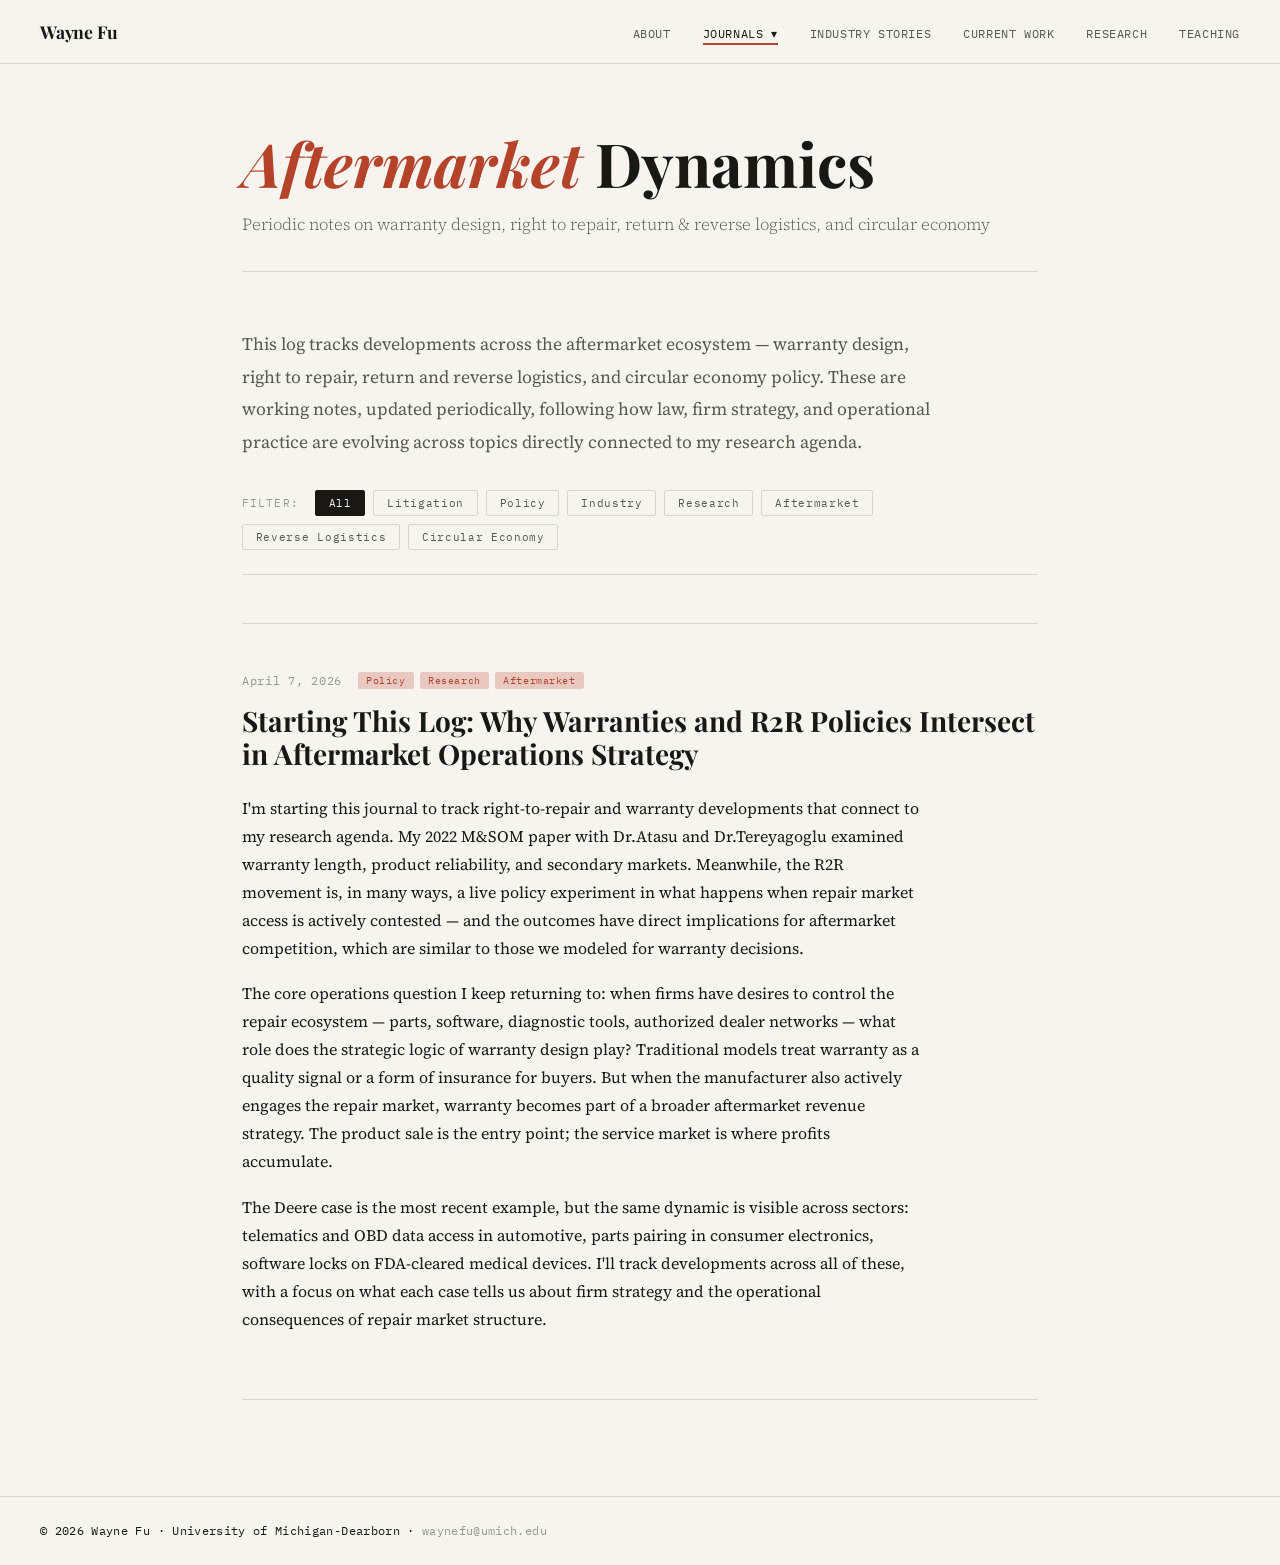
<file: journal.html>
<!DOCTYPE html>
<html lang="en">
<head>
  <meta charset="UTF-8" />
  <meta name="viewport" content="width=device-width, initial-scale=1.0"/>
  <title>Journal: Aftermarket Dynamics — Wayne Fu</title>
  <link rel="preconnect" href="https://fonts.googleapis.com">
  <link href="https://fonts.googleapis.com/css2?family=Playfair+Display:ital,wght@0,400;0,700;1,400&family=IBM+Plex+Mono:wght@400;500&family=Source+Serif+4:wght@300;400;600&display=swap" rel="stylesheet">
  <link rel="stylesheet" href="style.css">
</head>
<body>

  <nav class="nav">
    <div class="nav-name"><a href="index.html">Wayne Fu</a></div>
    <ul class="nav-links">
      <li><a href="index.html">About</a></li>
      <li class="nav-dropdown">
        <span class="nav-dropdown-label active">Journals ▾</span>
        <ul class="dropdown-menu">
          <li><a href="journal.html" class="active">Aftermarket Dynamics</a></li>
          <li><a href="journal2.html">Chemical Use</a></li>
        </ul>
      </li>
      <li><a href="industry.html">Industry Stories</a></li>
      <li><a href="work.html">Current Work</a></li>
      <li><a href="research.html">Research</a></li>
      <li><a href="teaching.html">Teaching</a></li>
    </ul>
    <button class="nav-toggle" onclick="toggleNav()">☰</button>
  </nav>

  <main class="page-inner">

    <div class="page-header">
      <h1><em>Aftermarket</em> Dynamics</h1>
      <p class="page-subtitle">Periodic notes on warranty design, right to repair, return &amp; reverse logistics, and circular economy</p>
    </div>

    <section class="journal-intro">
      <p class="lead">This log tracks developments across the aftermarket ecosystem — warranty design, right to repair, return and reverse logistics, and circular economy policy. These are working notes, updated periodically, following how law, firm strategy, and operational practice are evolving across topics directly connected to my research agenda.</p>
    </section>

    <div class="journal-filters">
      <span class="filter-label">Filter:</span>
      <button class="tag-btn active" onclick="filterEntries('all', event)">All</button>
      <button class="tag-btn" onclick="filterEntries('litigation', event)">Litigation</button>
      <button class="tag-btn" onclick="filterEntries('policy', event)">Policy</button>
      <button class="tag-btn" onclick="filterEntries('industry', event)">Industry</button>
      <button class="tag-btn" onclick="filterEntries('research', event)">Research</button>
      <button class="tag-btn" onclick="filterEntries('aftermarket', event)">Aftermarket</button>
      <button class="tag-btn" onclick="filterEntries('reverse-logistics', event)">Reverse Logistics</button>
      <button class="tag-btn" onclick="filterEntries('circular-economy', event)">Circular Economy</button>
    </div>

    <section class="journal-entries">

      <!-- ENTRY TEMPLATE: copy an <article> block, paste above existing entries, update date/tags/content. Filter tokens for data-tags: litigation, policy, industry, research. -->

      <article class="journal-entry" data-tags="policy research aftermarket">
        <div class="entry-meta">
          <span class="entry-date">April 7, 2026</span>
          <div class="entry-tags"><span>Policy</span><span>Research</span><span>Aftermarket</span></div>
        </div>
        <h2 class="entry-title">Starting This Log: Why Warranties and R2R Policies Intersect in Aftermarket Operations Strategy</h2>
        <div class="entry-body">
          <p>I'm starting this journal to track right-to-repair and warranty developments that connect to my research agenda. My 2022 M&amp;SOM paper with Dr.Atasu and Dr.Tereyagoglu examined warranty length, product reliability, and secondary markets. Meanwhile, the R2R movement is, in many ways, a live policy experiment in what happens when repair market access is actively contested — and the outcomes have direct implications for aftermarket competition, which are similar to those we modeled for warranty decisions.</p>

          <p>The core operations question I keep returning to: when firms have desires to control the repair ecosystem — parts, software, diagnostic tools, authorized dealer networks — what role does the strategic logic of warranty design play? Traditional models treat warranty as a quality signal or a form of insurance for buyers. But when the manufacturer also actively engages the repair market, warranty becomes part of a broader aftermarket revenue strategy. The product sale is the entry point; the service market is where profits accumulate.</p>

          <p>The Deere case is the most recent example, but the same dynamic is visible across sectors: telematics and OBD data access in automotive, parts pairing in consumer electronics, software locks on FDA-cleared medical devices. I'll track developments across all of these, with a focus on what each case tells us about firm strategy and the operational consequences of repair market structure.</p>
        </div>
      </article>

    </section>

  </main>

  <footer class="footer">
    <p>© 2026 Wayne Fu · University of Michigan-Dearborn · <a href="mailto:waynefu@umich.edu">waynefu@umich.edu</a></p>
  </footer>

  <script src="nav.js"></script>
  <script>
    function filterEntries(tag, event) {
      const entries = document.querySelectorAll('.journal-entry');
      document.querySelectorAll('.tag-btn').forEach(b => b.classList.remove('active'));
      if (event && event.target) event.target.classList.add('active');
      entries.forEach(e => {
        e.style.display = (tag === 'all' || e.dataset.tags.includes(tag)) ? 'block' : 'none';
      });
    }
  </script>
</body>
</file>
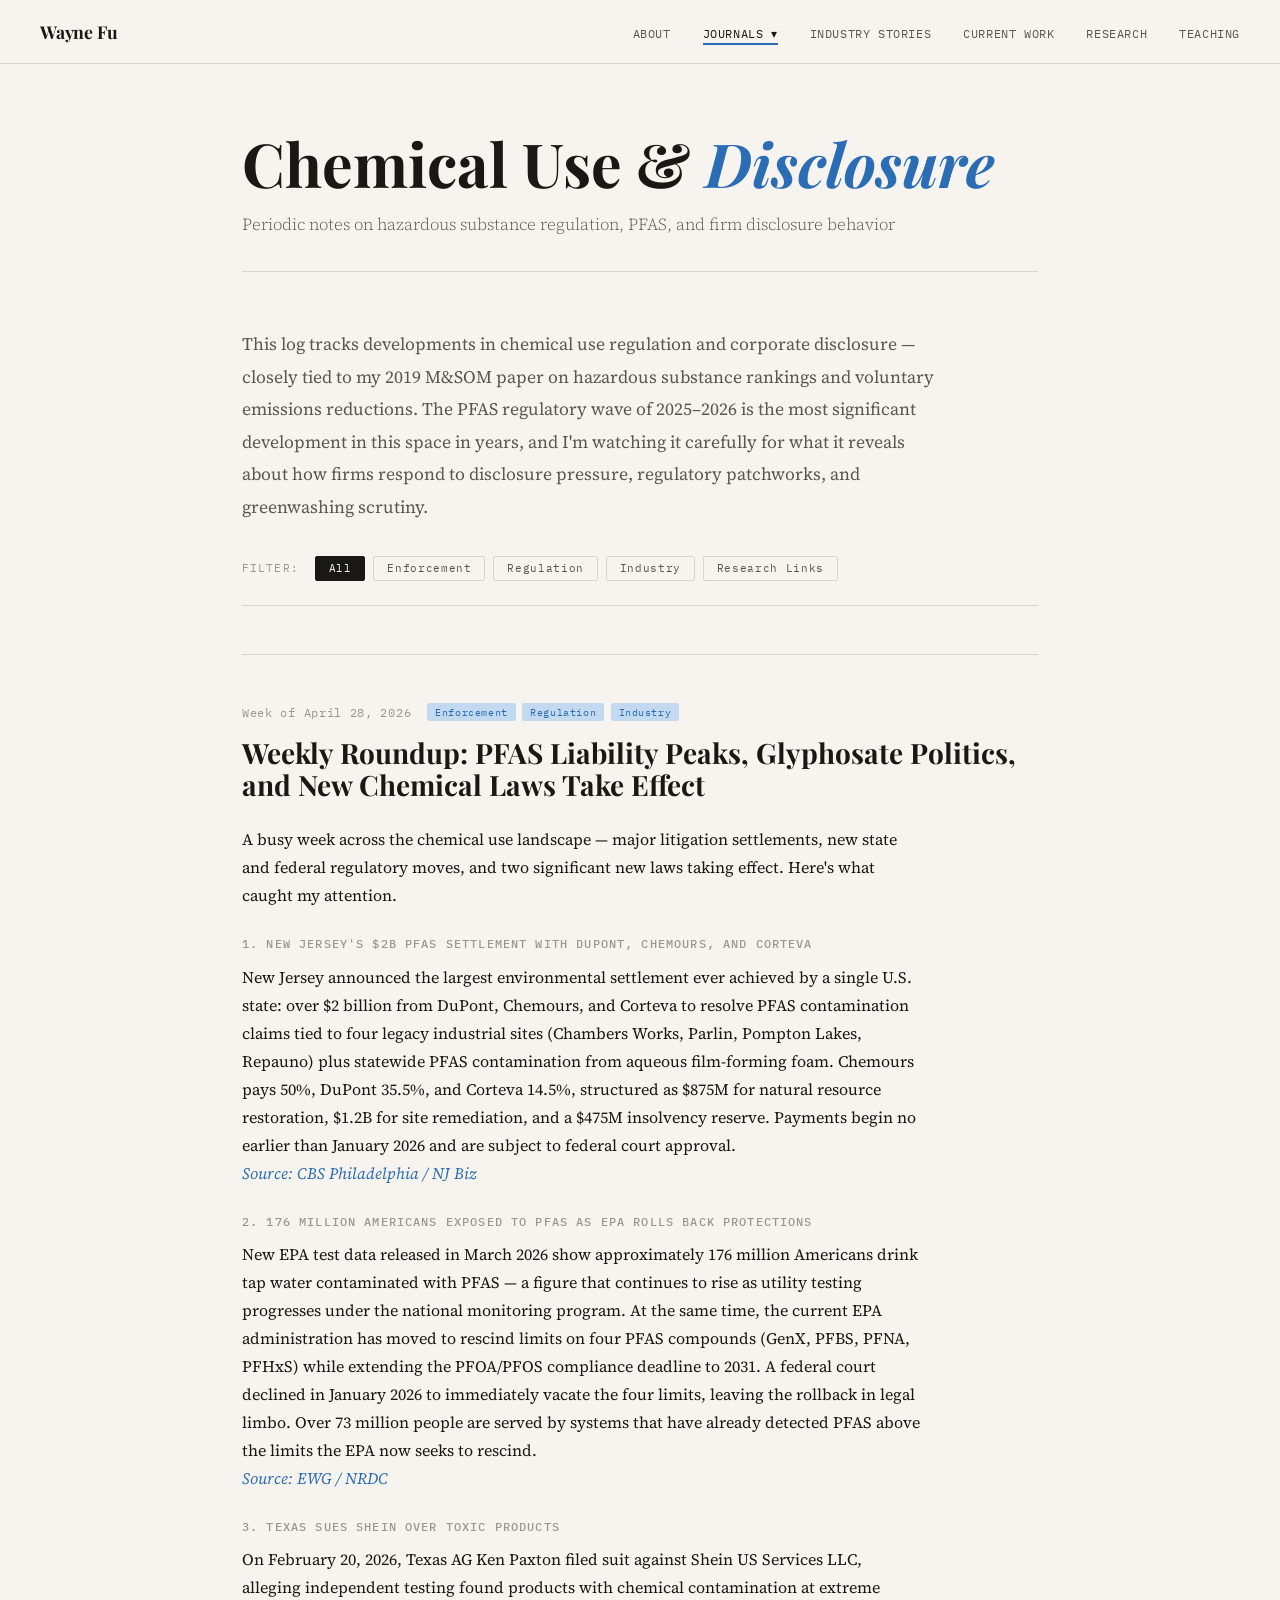
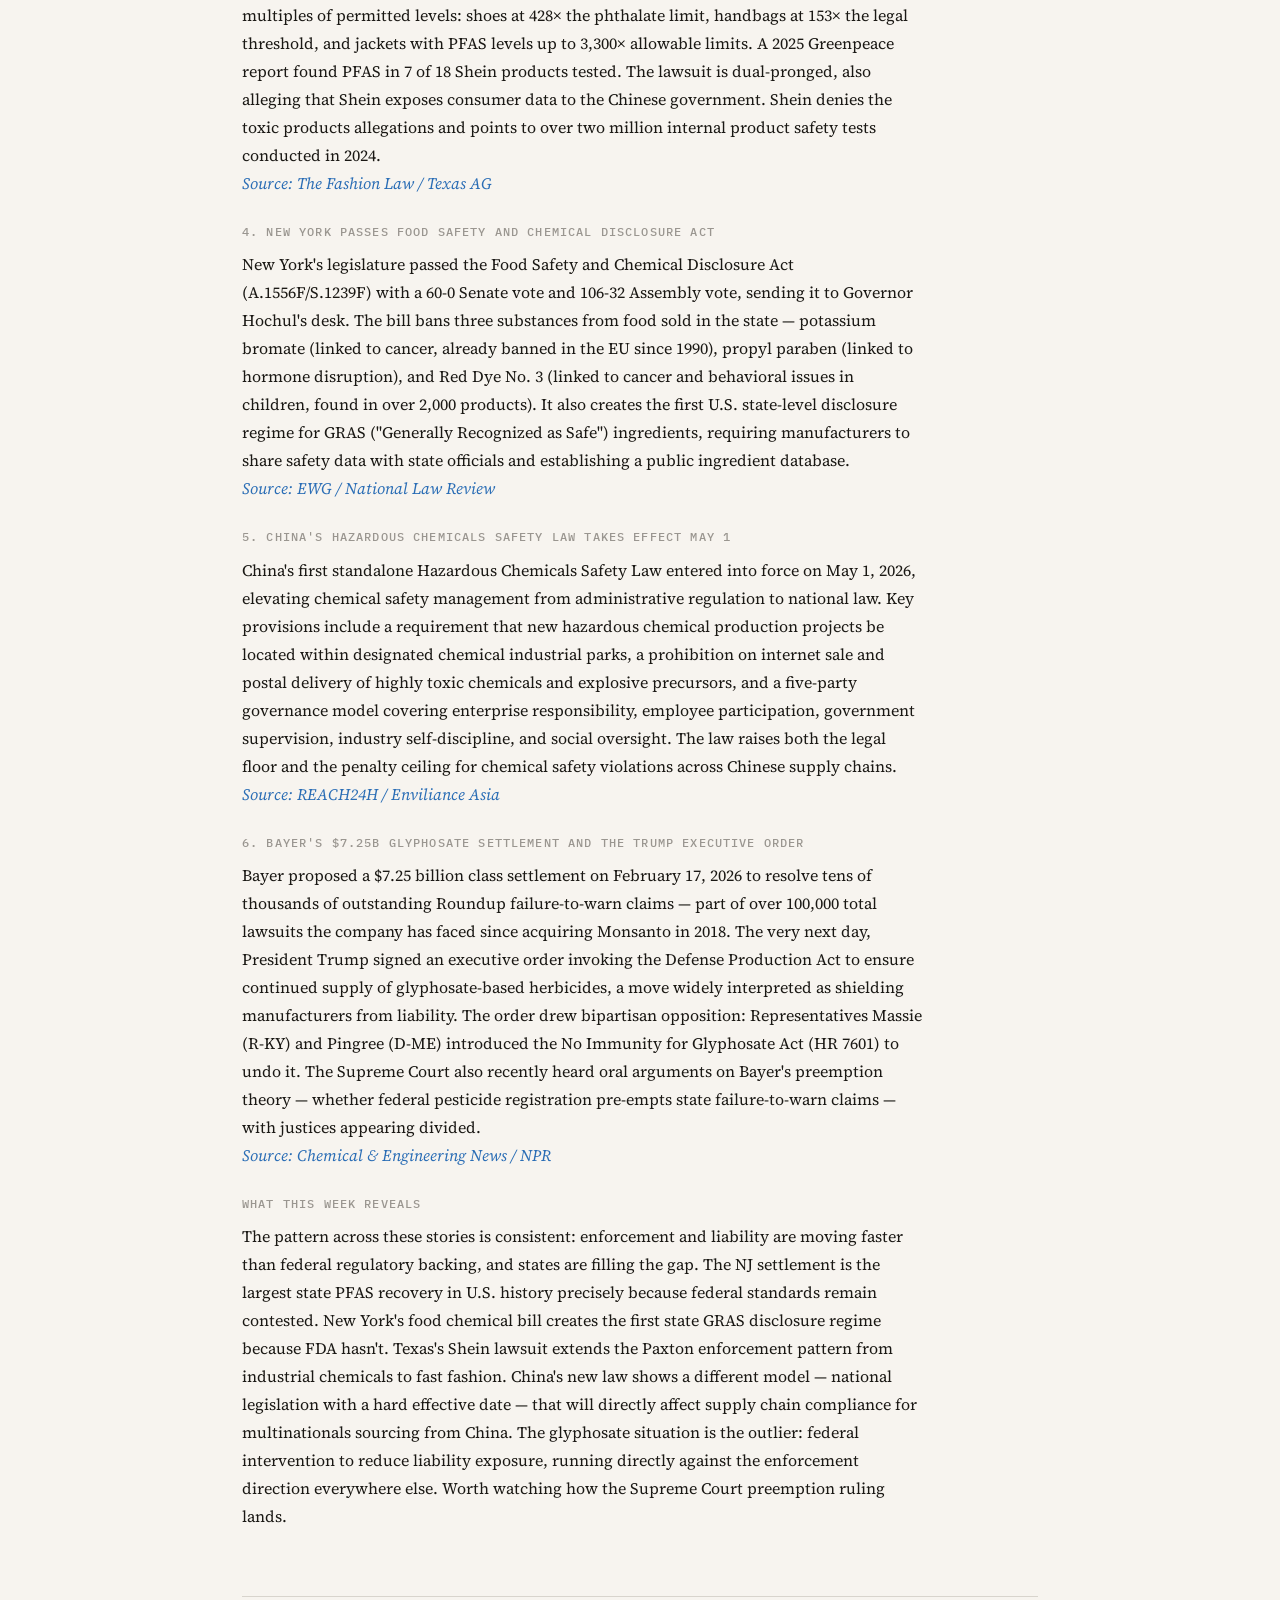
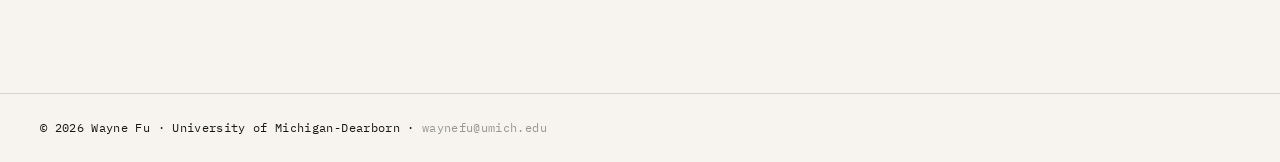
<file: journal2.html>
<!DOCTYPE html>
<html lang="en">
<head>
  <meta charset="UTF-8" />
  <meta name="viewport" content="width=device-width, initial-scale=1.0"/>
  <title>Journal: Chemical Use — Wayne Fu</title>
  <link rel="preconnect" href="https://fonts.googleapis.com">
  <link href="https://fonts.googleapis.com/css2?family=Playfair+Display:ital,wght@0,400;0,700;1,400&family=IBM+Plex+Mono:wght@400;500&family=Source+Serif+4:wght@300;400;600&display=swap" rel="stylesheet">
  <link rel="stylesheet" href="style.css">
  <style>
    :root {
      --accent: #2a6db5;
      --accent-light: #c2d9f0;
    }
  </style>
</head>
<body>

  <nav class="nav">
    <div class="nav-name"><a href="index.html">Wayne Fu</a></div>
    <ul class="nav-links">
      <li><a href="index.html">About</a></li>
      <li class="nav-dropdown">
        <span class="nav-dropdown-label active">Journals ▾</span>
        <ul class="dropdown-menu">
          <li><a href="journal.html">Aftermarket Dynamics</a></li>
          <li><a href="journal2.html" class="active">Chemical Use</a></li>
        </ul>
      </li>
      <li><a href="industry.html">Industry Stories</a></li>
      <li><a href="work.html">Current Work</a></li>
      <li><a href="research.html">Research</a></li>
      <li><a href="teaching.html">Teaching</a></li>
    </ul>
    <button class="nav-toggle" onclick="toggleNav()">☰</button>
  </nav>

  <main class="page-inner">

    <div class="page-header">
      <h1>Chemical Use &amp; <em>Disclosure</em></h1>
      <p class="page-subtitle">Periodic notes on hazardous substance regulation, PFAS, and firm disclosure behavior</p>
    </div>

    <section class="journal-intro">
      <p class="lead">This log tracks developments in chemical use regulation and corporate disclosure — closely tied to my 2019 M&SOM paper on hazardous substance rankings and voluntary emissions reductions. The PFAS regulatory wave of 2025–2026 is the most significant development in this space in years, and I'm watching it carefully for what it reveals about how firms respond to disclosure pressure, regulatory patchworks, and greenwashing scrutiny.</p>
    </section>

    <div class="journal-filters">
      <span class="filter-label">Filter:</span>
      <button class="tag-btn active" onclick="filterEntries('all', event)">All</button>
      <button class="tag-btn" onclick="filterEntries('enforcement', event)">Enforcement</button>
      <button class="tag-btn" onclick="filterEntries('regulation', event)">Regulation</button>
      <button class="tag-btn" onclick="filterEntries('industry', event)">Industry</button>
      <button class="tag-btn" onclick="filterEntries('research', event)">Research Links</button>
    </div>

    <section class="journal-entries">

      <article class="journal-entry" data-tags="enforcement regulation industry">
        <div class="entry-meta">
          <span class="entry-date">Week of April 28, 2026</span>
          <div class="entry-tags"><span>Enforcement</span><span>Regulation</span><span>Industry</span></div>
        </div>
        <h2 class="entry-title">Weekly Roundup: PFAS Liability Peaks, Glyphosate Politics, and New Chemical Laws Take Effect</h2>
        <div class="entry-body">
          <p>A busy week across the chemical use landscape — major litigation settlements, new state and federal regulatory moves, and two significant new laws taking effect. Here's what caught my attention.</p>

          <h3>1. New Jersey's $2B PFAS Settlement with DuPont, Chemours, and Corteva</h3>
          <p>New Jersey announced the largest environmental settlement ever achieved by a single U.S. state: over $2 billion from DuPont, Chemours, and Corteva to resolve PFAS contamination claims tied to four legacy industrial sites (Chambers Works, Parlin, Pompton Lakes, Repauno) plus statewide PFAS contamination from aqueous film-forming foam. Chemours pays 50%, DuPont 35.5%, and Corteva 14.5%, structured as $875M for natural resource restoration, $1.2B for site remediation, and a $475M insolvency reserve. Payments begin no earlier than January 2026 and are subject to federal court approval.
          <br><em>Source: <a href="https://www.cbsnews.com/philadelphia/news/dupont-pfas-settlement-chemours-corteva-new-jersey-repauno-parlin/" target="_blank">CBS Philadelphia</a> / <a href="https://njbiz.com/dupont-pfas-settlement-largest-nj-us-history/" target="_blank">NJ Biz</a></em></p>

          <h3>2. 176 Million Americans Exposed to PFAS as EPA Rolls Back Protections</h3>
          <p>New EPA test data released in March 2026 show approximately 176 million Americans drink tap water contaminated with PFAS — a figure that continues to rise as utility testing progresses under the national monitoring program. At the same time, the current EPA administration has moved to rescind limits on four PFAS compounds (GenX, PFBS, PFNA, PFHxS) while extending the PFOA/PFOS compliance deadline to 2031. A federal court declined in January 2026 to immediately vacate the four limits, leaving the rollback in legal limbo. Over 73 million people are served by systems that have already detected PFAS above the limits the EPA now seeks to rescind.
          <br><em>Source: <a href="https://www.ewg.org/news-insights/news-release/2026/03/new-data-shows-176m-exposed-forever-chemicals-trump-epa-rolls" target="_blank">EWG</a> / <a href="https://www.nrdc.org/press-releases/epa-seeks-roll-back-pfas-drinking-water-rules-keeping-millions-exposed-toxic-forever" target="_blank">NRDC</a></em></p>

          <h3>3. Texas Sues Shein Over Toxic Products</h3>
          <p>On February 20, 2026, Texas AG Ken Paxton filed suit against Shein US Services LLC, alleging independent testing found products with chemical contamination at extreme multiples of permitted levels: shoes at 428× the phthalate limit, handbags at 153× the legal threshold, and jackets with PFAS levels up to 3,300× allowable limits. A 2025 Greenpeace report found PFAS in 7 of 18 Shein products tested. The lawsuit is dual-pronged, also alleging that Shein exposes consumer data to the Chinese government. Shein denies the toxic products allegations and points to over two million internal product safety tests conducted in 2024.
          <br><em>Source: <a href="https://www.thefashionlaw.com/texas-files-sweeping-product-safety-data-practices-lawsuit-against-shein/" target="_blank">The Fashion Law</a> / <a href="https://www.texasattorneygeneral.gov/news/releases/attorney-general-ken-paxton-files-fifth-anti-ccp-lawsuit-four-days-suing-global-fast-fashion-giant" target="_blank">Texas AG</a></em></p>

          <h3>4. New York Passes Food Safety and Chemical Disclosure Act</h3>
          <p>New York's legislature passed the Food Safety and Chemical Disclosure Act (A.1556F/S.1239F) with a 60-0 Senate vote and 106-32 Assembly vote, sending it to Governor Hochul's desk. The bill bans three substances from food sold in the state — potassium bromate (linked to cancer, already banned in the EU since 1990), propyl paraben (linked to hormone disruption), and Red Dye No. 3 (linked to cancer and behavioral issues in children, found in over 2,000 products). It also creates the first U.S. state-level disclosure regime for GRAS ("Generally Recognized as Safe") ingredients, requiring manufacturers to share safety data with state officials and establishing a public ingredient database.
          <br><em>Source: <a href="https://www.ewg.org/news-insights/news-release/2026/04/new-york-lawmakers-pass-pivotal-food-safety-bill" target="_blank">EWG</a> / <a href="https://natlawreview.com/article/new-yorks-food-safety-and-chemical-disclosure-act-state-level-overhaul-gras" target="_blank">National Law Review</a></em></p>

          <h3>5. China's Hazardous Chemicals Safety Law Takes Effect May 1</h3>
          <p>China's first standalone Hazardous Chemicals Safety Law entered into force on May 1, 2026, elevating chemical safety management from administrative regulation to national law. Key provisions include a requirement that new hazardous chemical production projects be located within designated chemical industrial parks, a prohibition on internet sale and postal delivery of highly toxic chemicals and explosive precursors, and a five-party governance model covering enterprise responsibility, employee participation, government supervision, industry self-discipline, and social oversight. The law raises both the legal floor and the penalty ceiling for chemical safety violations across Chinese supply chains.
          <br><em>Source: <a href="https://en.reach24h.com/news/insights/chemical/china-new-hazardous-chemicals-safety-law" target="_blank">REACH24H</a> / <a href="https://enviliance.com/regions/east-asia/cn/report_14905" target="_blank">Enviliance Asia</a></em></p>

          <h3>6. Bayer's $7.25B Glyphosate Settlement and the Trump Executive Order</h3>
          <p>Bayer proposed a $7.25 billion class settlement on February 17, 2026 to resolve tens of thousands of outstanding Roundup failure-to-warn claims — part of over 100,000 total lawsuits the company has faced since acquiring Monsanto in 2018. The very next day, President Trump signed an executive order invoking the Defense Production Act to ensure continued supply of glyphosate-based herbicides, a move widely interpreted as shielding manufacturers from liability. The order drew bipartisan opposition: Representatives Massie (R-KY) and Pingree (D-ME) introduced the No Immunity for Glyphosate Act (HR 7601) to undo it. The Supreme Court also recently heard oral arguments on Bayer's preemption theory — whether federal pesticide registration pre-empts state failure-to-warn claims — with justices appearing divided.
          <br><em>Source: <a href="https://cen.acs.org/environment/pesticides/glyphosate-roundup-bayer-monsanto-preemption-trump-executive-order/104/web/2026/03" target="_blank">Chemical &amp; Engineering News</a> / <a href="https://www.npr.org/2026/04/28/nx-s1-5801645/maha-epa-pesticide-glyphosate-trump" target="_blank">NPR</a></em></p>

          <h3>What This Week Reveals</h3>
          <p>The pattern across these stories is consistent: enforcement and liability are moving faster than federal regulatory backing, and states are filling the gap. The NJ settlement is the largest state PFAS recovery in U.S. history precisely because federal standards remain contested. New York's food chemical bill creates the first state GRAS disclosure regime because FDA hasn't. Texas's Shein lawsuit extends the Paxton enforcement pattern from industrial chemicals to fast fashion. China's new law shows a different model — national legislation with a hard effective date — that will directly affect supply chain compliance for multinationals sourcing from China. The glyphosate situation is the outlier: federal intervention to reduce liability exposure, running directly against the enforcement direction everywhere else. Worth watching how the Supreme Court preemption ruling lands.</p>
        </div>
      </article>

      <!-- ENTRIES TEMPORARILY HIDDEN FOR REVIEW — remove surrounding comment markers to republish. ENTRY TEMPLATE: copy an article block, paste above existing entries, update content.
      <article class="journal-entry" data-tags="enforcement industry">
        <div class="entry-meta">
          <span class="entry-date">Week of April 14, 2026</span>
          <div class="entry-tags"><span>Enforcement</span><span>Industry</span></div>
        </div>
        <h2 class="entry-title">The Lululemon PFAS Investigation and the Greenwashing Problem</h2>
        <div class="entry-body">
          <p>On April 13, 2026, Texas Attorney General Ken Paxton launched a formal investigation into Lululemon over the potential presence of PFAS — per- and polyfluoroalkyl substances, commonly called "forever chemicals" — in its activewear products. The Civil Investigative Demand focuses on whether Lululemon has misled health-conscious consumers by marketing itself as a wellness and sustainability brand while selling products that may contain chemicals linked to endocrine disruption, infertility, and cancer.</p>

          <p>Lululemon's response was immediate and specific: the company says it phased out PFAS use entirely by early 2024, where the substances had been used in durable water repellent (DWR) treatments on a small share of outerwear products. The company says it requires all vendors to conduct regular third-party testing for restricted substances including PFAS, and that its products meet or exceed global regulatory standards. Lululemon shares fell about 3% on the announcement, compounding an already difficult stretch for the company that has included weakening sales and leadership changes.</p>

          <p>The investigation isn't a verdict. No independent lab results have been made public. But the framing is revealing: the Texas AG is examining not just whether PFAS are present, but whether Lululemon's marketing constituted deceptive misrepresentation — a greenwashing angle. This mirrors an earlier Lululemon class action (still active) that attacked the company's "eco-friendly" marketing claims rather than alleging consumer health harm. The same distinction shows up in the Simply Orange PFAS case: the claim isn't toxic injury, it's undisclosed chemical presence in a product marketed on natural or healthy grounds.</p>

          <p>This is also part of a broader enforcement pattern by Paxton. In 2024 he sued 3M and DuPont over PFAS safety misrepresentations in Teflon, Stainmaster, and Scotchgard. The Shein PFAS investigation is ongoing. The Lululemon probe fits a visible strategy of expanding PFAS enforcement from industrial manufacturers to consumer product companies, especially those whose brand identity centers on wellness, sustainability, or clean living.</p>

          <h3>What This Means for Firms</h3>
          <p>The operations implication here is about supply chain transparency, not just regulatory compliance. Lululemon's defense rests on vendor testing requirements and restricted substances lists — standard tools in chemical compliance programs. But the investigation signals that those processes may not be enough if a brand's marketing creates expectations that outrun its supply chain's actual chemical transparency. The gap between what firms say about their products and what third-party testing finds is the new litigation frontier.</p>

          <h3>Connection to My Research</h3>
          <p>My 2019 M&SOM paper with Kalkanci and Subramanian examined whether hazardous substance rankings — a form of comparative disclosure — actually drove voluntary emissions reductions. The PFAS context is a good test case. The regulatory mechanism here is different (state AG enforcement rather than rankings), but the underlying question is the same: does disclosure pressure change firm behavior, or does it just change firm communication?</p>

          <h3>Sources</h3>
          <ul>
            <li>Texas AG press release, April 13, 2026 — Paxton investigation announcement.</li>
            <li>CBC News / AP, April 13, 2026 — Lululemon response statement.</li>
            <li>ESG Dive, April 2026 — Context on Lululemon's vendor testing protocols and prior Paxton PFAS actions.</li>
          </ul>
        </div>
      </article>

      <article class="journal-entry" data-tags="regulation">
        <div class="entry-meta">
          <span class="entry-date">Week of April 7, 2026</span>
          <div class="entry-tags"><span>Regulation</span></div>
        </div>
        <h2 class="entry-title">The PFAS Regulatory Patchwork: What Firms Are Now Navigating</h2>
        <div class="entry-body">
          <p>The PFAS regulatory environment as of early 2026 is best described as a patchwork — aggressive, fast-moving, and fragmented across state lines. There is no single federal product ban. What exists instead is a growing web of state-level prohibitions, disclosure requirements, and reporting deadlines that vary significantly by product category, state, and timeline.</p>

          <p>As of January 2026, new PFAS product prohibitions took effect in Colorado, Connecticut, Illinois, Maine, Minnesota, Vermont, and Washington — covering textiles, cookware, cosmetics, dental floss, cleaning products, children's products, and more. France implemented a national PFAS product ban on January 1 as well. The EU's REACH universal PFAS restriction remains under evaluation, with a final rule expected in spring 2026. Minnesota's Amara's Law — currently the most comprehensive U.S. state statute — will eventually ban intentionally added PFAS in all consumer products by 2032, with a major manufacturer reporting deadline of July 1, 2026.</p>

          <p>At the federal level, the EPA's TSCA PFAS Reporting Rule (covering manufacturers and importers who have used PFAS since 2011) had a reporting deadline of January 11, 2026 for most companies. A proposed rule to narrow the definition of "article" and expand de minimis exemptions was under comment at year-end 2025, with a final rule expected in spring 2026. The TSCA rule is notable because it applies to finished products ("articles"), not just raw chemicals — affecting textiles, packaging, electronics, and food service providers far downstream in the supply chain.</p>

          <p>The practical challenge for manufacturers: nearly 350 PFAS bills were introduced in 39 states in 2025. The compliance burden is not just chemical reformulation — it's tracking which substances are prohibited in which states for which product categories on which timelines, often with no federal preemption to create consistency. As federal regulators have loosened some PFAS requirements under the current administration, states are explicitly moving to fill the gap.</p>

          <h3>An Open Question</h3>
          <p>The research question this raises: in a fragmented regulatory environment where state rules vary significantly, do firms converge on the strictest standard (effectively treating the most restrictive state as the national standard) or do they maintain differentiated product lines? The apparel and consumer products industries seem to be moving toward convergence — primarily because managing PFAS-free and non-PFAS-free supply chains in parallel is operationally costly. But the compliance costs of convergence are also significant. This connects directly to the kind of empirical question I've worked on before: how do firms respond to regulatory variation across jurisdictions?</p>

          <h3>Sources</h3>
          <ul>
            <li>MultiState, January 2026 — Summary of 2025 PFAS state legislation and 2026 trends.</li>
            <li>Morgan Lewis, January 2026 — Legal analysis of new PFAS prohibitions taking effect in 2026.</li>
            <li>Manufacturing Dive, January 2026 — State PFAS laws effective 2026: Illinois, Minnesota, Connecticut, Vermont, Washington, New York.</li>
            <li>Brownstein, November 2025 — Overview of state product bans, federal standards, and legal exposure.</li>
            <li>BCLP, February 2026 — Federal PFAS regulation: 2025 activities and 2026 anticipated actions.</li>
          </ul>
        </div>
      </article>

      <article class="journal-entry" data-tags="research industry">
        <div class="entry-meta">
          <span class="entry-date">Week of March 31, 2026</span>
          <div class="entry-tags"><span>Research Links</span><span>Industry</span></div>
        </div>
        <h2 class="entry-title">Starting This Log: Chemical Disclosure as an Operations Problem</h2>
        <div class="entry-body">
          <p>I'm starting this second journal to track chemical use and disclosure developments — an area I've worked on empirically since my 2019 M&SOM paper on hazardous substance rankings (with Kalkanci and Subramanian). The PFAS wave of the last two years has become the most active testing ground for questions I've long been interested in: do disclosure requirements actually change firm behavior, or do they just generate paperwork and litigation?</p>

          <p>The structural issue is familiar: chemical hazard information is hard for consumers to access, evaluate, and act on. Regulatory rankings and disclosure requirements try to solve this by making chemical risks visible. But firms can respond to disclosure pressure in multiple ways — actual reformulation, substitution with other chemicals of concern, voluntary phaseouts timed to preempt regulation, or marketing claims that outrun supply chain reality. Each response has different operational and social welfare implications.</p>

          <p>PFAS is a particularly interesting case because the regulatory pressure is coming from multiple directions simultaneously: state product bans, federal reporting requirements, state AG enforcement, class action litigation, and greenwashing scrutiny. The cumulative effect on firm behavior — specifically whether it drives genuine supply chain reformulation or strategic communication — is something worth watching carefully week by week.</p>
        </div>
      </article>
      -->

    </section>

  </main>

  <footer class="footer">
    <p>© 2026 Wayne Fu · University of Michigan-Dearborn · <a href="mailto:waynefu@umich.edu">waynefu@umich.edu</a></p>
  </footer>

  <script src="nav.js"></script>
  <script>
    function filterEntries(tag, event) {
      const entries = document.querySelectorAll('.journal-entry');
      document.querySelectorAll('.tag-btn').forEach(b => b.classList.remove('active'));
      if (event && event.target) event.target.classList.add('active');
      entries.forEach(e => {
        e.style.display = (tag === 'all' || e.dataset.tags.includes(tag)) ? 'block' : 'none';
      });
    }
  </script>
</body>
</html>
</file>
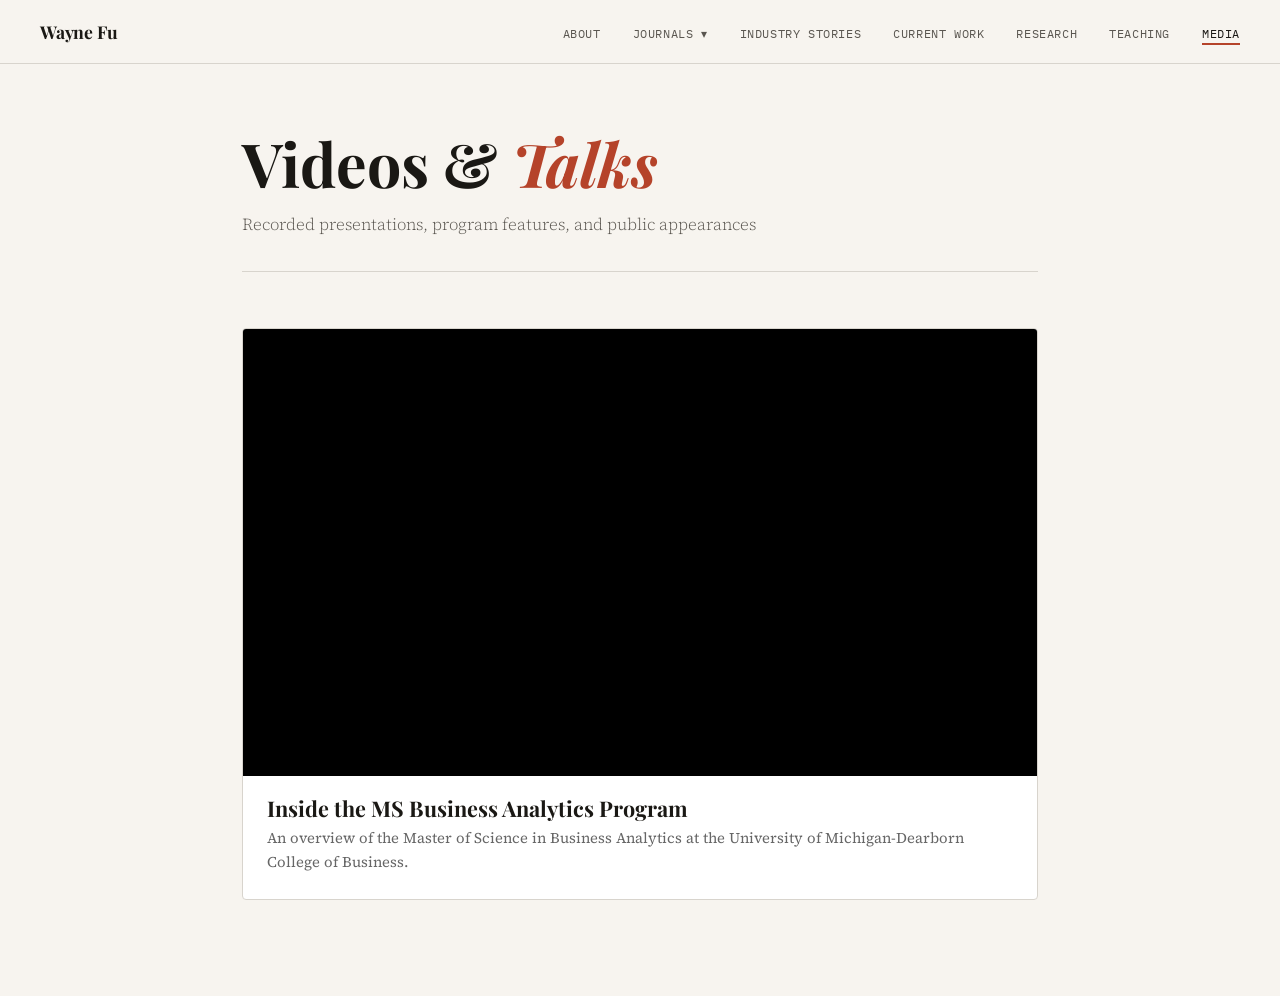
<file: media.html>
<!DOCTYPE html>
<html lang="en">
<head>
  <meta charset="UTF-8" />
  <meta name="viewport" content="width=device-width, initial-scale=1.0"/>
  <title>Media — Wayne Fu</title>
  <link rel="preconnect" href="https://fonts.googleapis.com">
  <link href="https://fonts.googleapis.com/css2?family=Playfair+Display:ital,wght@0,400;0,700;1,400&family=IBM+Plex+Mono:wght@400;500&family=Source+Serif+4:wght@300;400;600&display=swap" rel="stylesheet">
  <link rel="stylesheet" href="style.css">
  <style>
    .media-grid {
      display: grid;
      grid-template-columns: repeat(auto-fill, minmax(560px, 1fr));
      gap: 2.5rem;
      margin-top: 2.5rem;
    }
    .media-card {
      border: 1px solid var(--border, #ddd);
      border-radius: 4px;
      overflow: hidden;
      background: var(--surface, #fff);
    }
    .media-card .video-wrap {
      position: relative;
      padding-top: 56.25%;
      background: #000;
    }
    .media-card .video-wrap iframe {
      position: absolute;
      inset: 0;
      width: 100%;
      height: 100%;
      border: none;
    }
    .media-card-body {
      padding: 1.25rem 1.5rem 1.5rem;
    }
    .media-card-body h2 {
      font-family: 'Playfair Display', serif;
      font-size: 1.35rem;
      font-weight: 700;
      margin: 0 0 0.4rem;
    }
    .media-card-body p {
      font-size: 0.93rem;
      color: var(--text-muted, #666);
      margin: 0;
      line-height: 1.6;
    }
    @media (max-width: 640px) {
      .media-grid { grid-template-columns: 1fr; }
    }
  </style>
</head>
<body>

  <nav class="nav">
    <div class="nav-name"><a href="index.html">Wayne Fu</a></div>
    <ul class="nav-links">
      <li><a href="index.html">About</a></li>
      <li class="nav-dropdown">
        <span class="nav-dropdown-label">Journals ▾</span>
        <ul class="dropdown-menu">
          <li><a href="journal.html">Aftermarket Dynamics</a></li>
          <li><a href="journal2.html">Chemical Use</a></li>
        </ul>
      </li>
      <li><a href="industry.html">Industry Stories</a></li>
      <li><a href="work.html">Current Work</a></li>
      <li><a href="research.html">Research</a></li>
      <li><a href="teaching.html">Teaching</a></li>
      <li><a href="media.html" class="active">Media</a></li>
    </ul>
    <button class="nav-toggle" onclick="toggleNav()">☰</button>
  </nav>

  <main class="page-inner">

    <div class="page-header">
      <h1>Videos &amp; <em>Talks</em></h1>
      <p class="page-subtitle">Recorded presentations, program features, and public appearances</p>
    </div>

    <div class="media-grid">

      <!-- VIDEO 1 -->
      <div class="media-card">
        <div class="video-wrap">
          <iframe
            src="https://www.youtube.com/embed/ZFOzx8UZKho"
            title="Inside the MS Business Analytics Program"
            allow="accelerometer; autoplay; clipboard-write; encrypted-media; gyroscope; picture-in-picture"
            allowfullscreen>
          </iframe>
        </div>
        <div class="media-card-body">
          <h2>Inside the MS Business Analytics Program</h2>
          <p>An overview of the Master of Science in Business Analytics at the University of Michigan-Dearborn College of Business.</p>
        </div>
      </div>

    </div>

  </main>

  <script src="nav.js"></script>
</body>
</html>
</file>
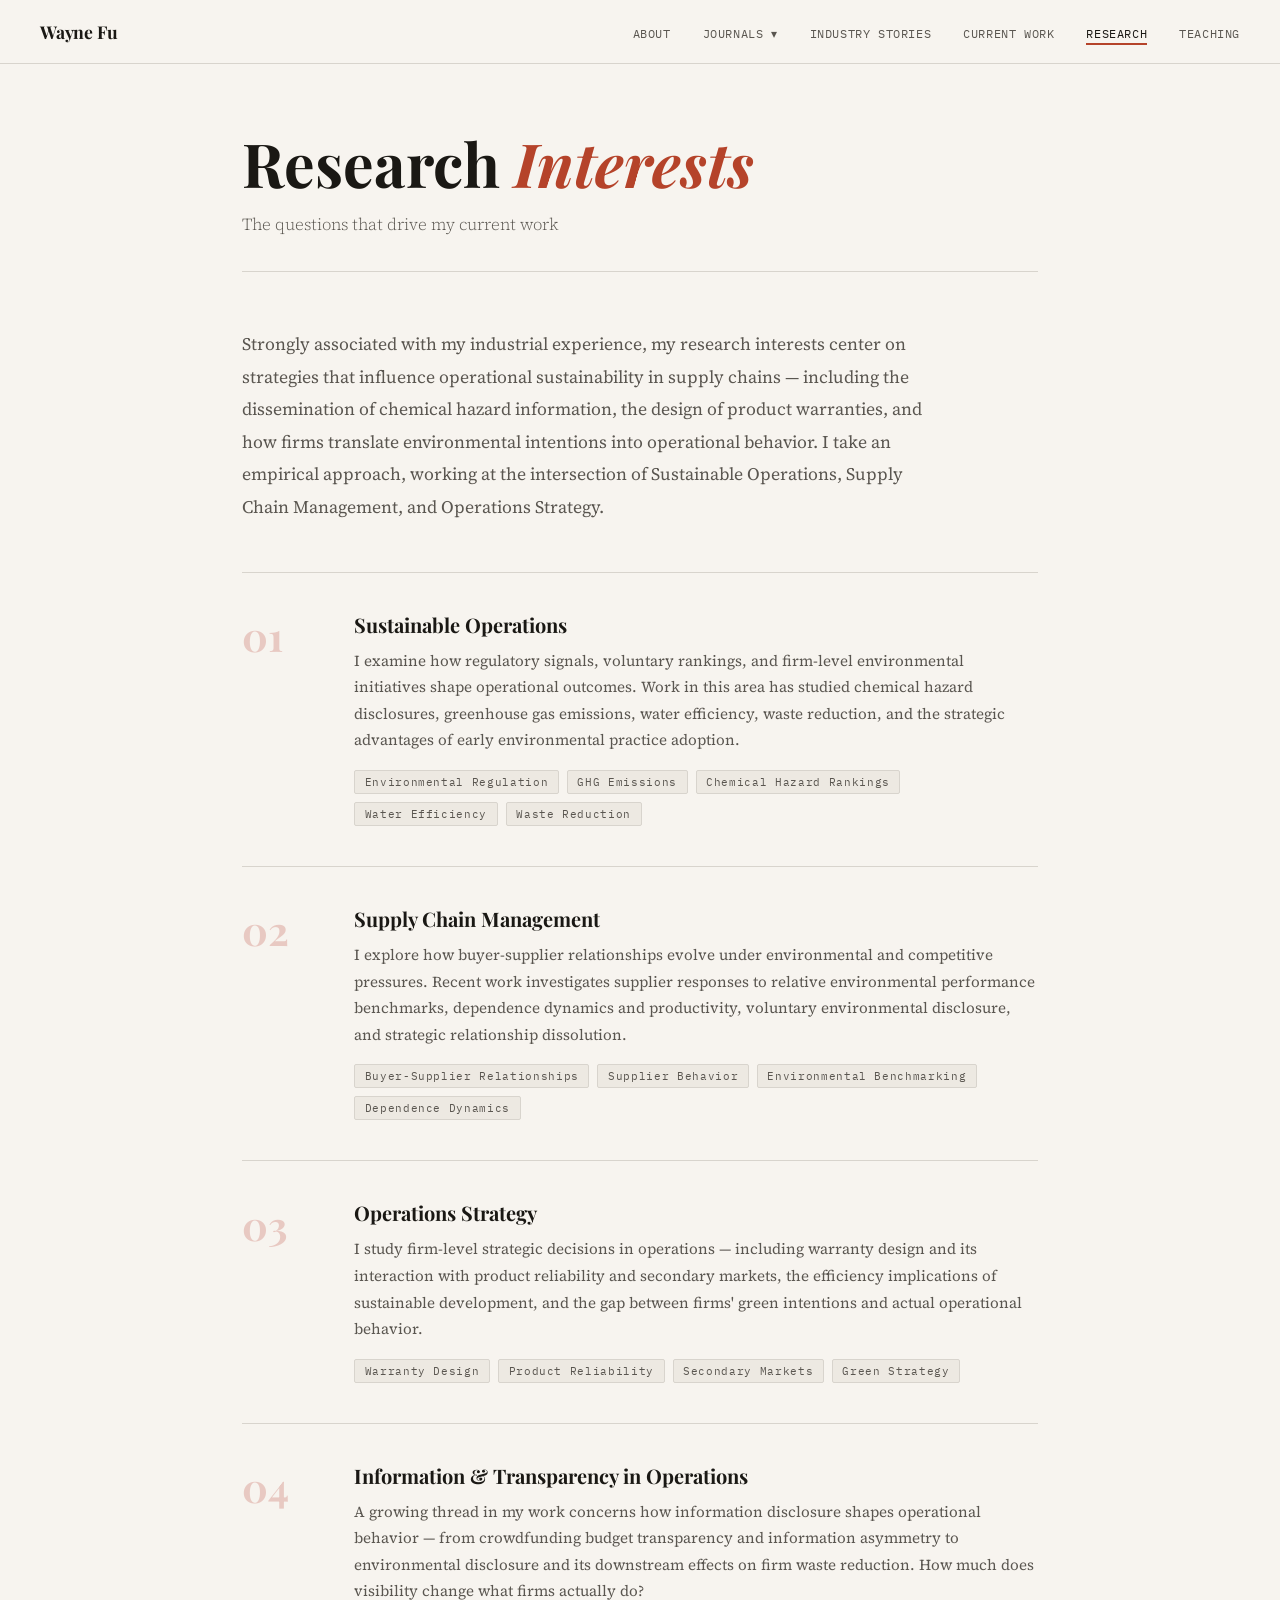
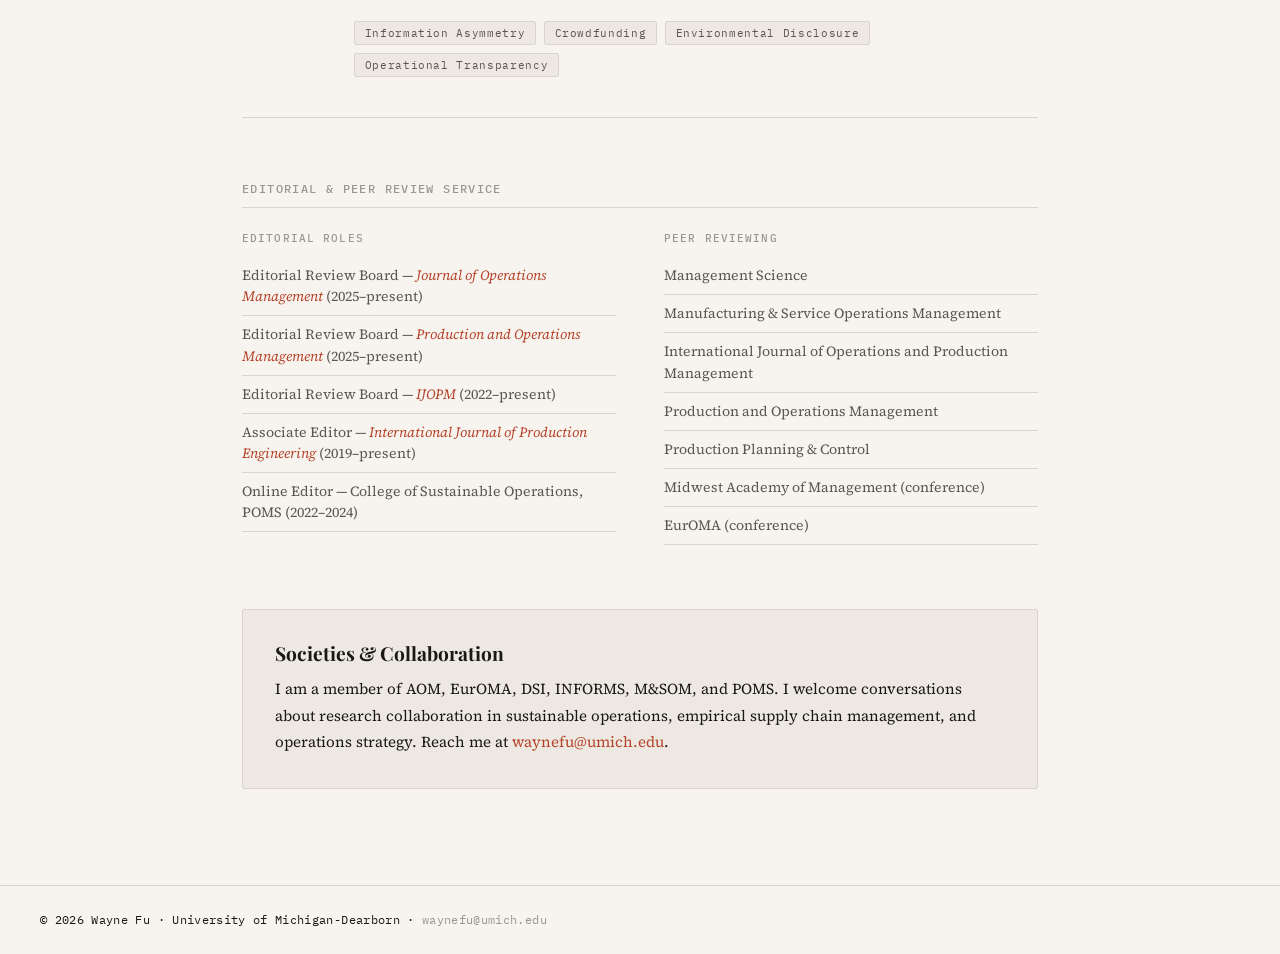
<file: research.html>
<!DOCTYPE html>
<html lang="en">
<head>
  <meta charset="UTF-8" />
  <meta name="viewport" content="width=device-width, initial-scale=1.0"/>
  <title>Research — Wayne Fu</title>
  <link rel="preconnect" href="https://fonts.googleapis.com">
  <link href="https://fonts.googleapis.com/css2?family=Playfair+Display:ital,wght@0,400;0,700;1,400&family=IBM+Plex+Mono:wght@400;500&family=Source+Serif+4:wght@300;400;600&display=swap" rel="stylesheet">
  <link rel="stylesheet" href="style.css">
</head>
<body>

  <nav class="nav">
    <div class="nav-name"><a href="index.html">Wayne Fu</a></div>
    <ul class="nav-links">
      <li><a href="index.html">About</a></li>
      <li class="nav-dropdown">
        <span class="nav-dropdown-label">Journals ▾</span>
        <ul class="dropdown-menu">
          <li><a href="journal.html">Aftermarket Dynamics</a></li>
          <li><a href="journal2.html">Chemical Use</a></li>
        </ul>
      </li>
      <li><a href="industry.html">Industry Stories</a></li>
      <li><a href="work.html">Current Work</a></li>
      <li><a href="research.html" class="active">Research</a></li>
      <li><a href="teaching.html">Teaching</a></li>
    </ul>
    <button class="nav-toggle" onclick="toggleNav()">☰</button>
  </nav>

  <main class="page-inner">

    <div class="page-header">
      <h1>Research <em>Interests</em></h1>
      <p class="page-subtitle">The questions that drive my current work</p>
    </div>

    <section class="research-intro">
      <p class="lead">Strongly associated with my industrial experience, my research interests center on strategies that influence operational sustainability in supply chains — including the dissemination of chemical hazard information, the design of product warranties, and how firms translate environmental intentions into operational behavior. I take an empirical approach, working at the intersection of Sustainable Operations, Supply Chain Management, and Operations Strategy.</p>
    </section>

    <section class="research-areas">

      <div class="research-card">
        <div class="card-number">01</div>
        <div class="card-content">
          <h2>Sustainable Operations</h2>
          <p>I examine how regulatory signals, voluntary rankings, and firm-level environmental initiatives shape operational outcomes. Work in this area has studied chemical hazard disclosures, greenhouse gas emissions, water efficiency, waste reduction, and the strategic advantages of early environmental practice adoption.</p>
          <div class="card-tags">
            <span>Environmental Regulation</span>
            <span>GHG Emissions</span>
            <span>Chemical Hazard Rankings</span>
            <span>Water Efficiency</span>
            <span>Waste Reduction</span>
          </div>
        </div>
      </div>

      <div class="research-card">
        <div class="card-number">02</div>
        <div class="card-content">
          <h2>Supply Chain Management</h2>
          <p>I explore how buyer-supplier relationships evolve under environmental and competitive pressures. Recent work investigates supplier responses to relative environmental performance benchmarks, dependence dynamics and productivity, voluntary environmental disclosure, and strategic relationship dissolution.</p>
          <div class="card-tags">
            <span>Buyer-Supplier Relationships</span>
            <span>Supplier Behavior</span>
            <span>Environmental Benchmarking</span>
            <span>Dependence Dynamics</span>
          </div>
        </div>
      </div>

      <div class="research-card">
        <div class="card-number">03</div>
        <div class="card-content">
          <h2>Operations Strategy</h2>
          <p>I study firm-level strategic decisions in operations — including warranty design and its interaction with product reliability and secondary markets, the efficiency implications of sustainable development, and the gap between firms' green intentions and actual operational behavior.</p>
          <div class="card-tags">
            <span>Warranty Design</span>
            <span>Product Reliability</span>
            <span>Secondary Markets</span>
            <span>Green Strategy</span>
          </div>
        </div>
      </div>

      <div class="research-card">
        <div class="card-number">04</div>
        <div class="card-content">
          <h2>Information &amp; Transparency in Operations</h2>
          <p>A growing thread in my work concerns how information disclosure shapes operational behavior — from crowdfunding budget transparency and information asymmetry to environmental disclosure and its downstream effects on firm waste reduction. How much does visibility change what firms actually do?</p>
          <div class="card-tags">
            <span>Information Asymmetry</span>
            <span>Crowdfunding</span>
            <span>Environmental Disclosure</span>
            <span>Operational Transparency</span>
          </div>
        </div>
      </div>

    </section>

    <section class="work-section">
      <h2 class="section-heading">Editorial &amp; Peer Review Service</h2>
      <div class="service-grid">

        <div class="service-block">
          <h3>Editorial Roles</h3>
          <ul class="service-list">
            <li>Editorial Review Board — <em>Journal of Operations Management</em> (2025–present)</li>
            <li>Editorial Review Board — <em>Production and Operations Management</em> (2025–present)</li>
            <li>Editorial Review Board — <em>IJOPM</em> (2022–present)</li>
            <li>Associate Editor — <em>International Journal of Production Engineering</em> (2019–present)</li>
            <li>Online Editor — College of Sustainable Operations, POMS (2022–2024)</li>
          </ul>
        </div>

        <div class="service-block">
          <h3>Peer Reviewing</h3>
          <ul class="service-list">
            <li>Management Science</li>
            <li>Manufacturing &amp; Service Operations Management</li>
            <li>International Journal of Operations and Production Management</li>
            <li>Production and Operations Management</li>
            <li>Production Planning &amp; Control</li>
            <li>Midwest Academy of Management (conference)</li>
            <li>EurOMA (conference)</li>
          </ul>
        </div>

      </div>
    </section>

    <section class="research-collab">
      <h2>Societies &amp; Collaboration</h2>
      <p>I am a member of AOM, EurOMA, DSI, INFORMS, M&SOM, and POMS. I welcome conversations about research collaboration in sustainable operations, empirical supply chain management, and operations strategy. Reach me at <a href="mailto:waynefu@umich.edu">waynefu@umich.edu</a>.</p>
    </section>

  </main>

  <footer class="footer">
    <p>© 2026 Wayne Fu · University of Michigan-Dearborn · <a href="mailto:waynefu@umich.edu">waynefu@umich.edu</a></p>
  </footer>

  <script src="nav.js"></script>
</body>
</html>
</file>
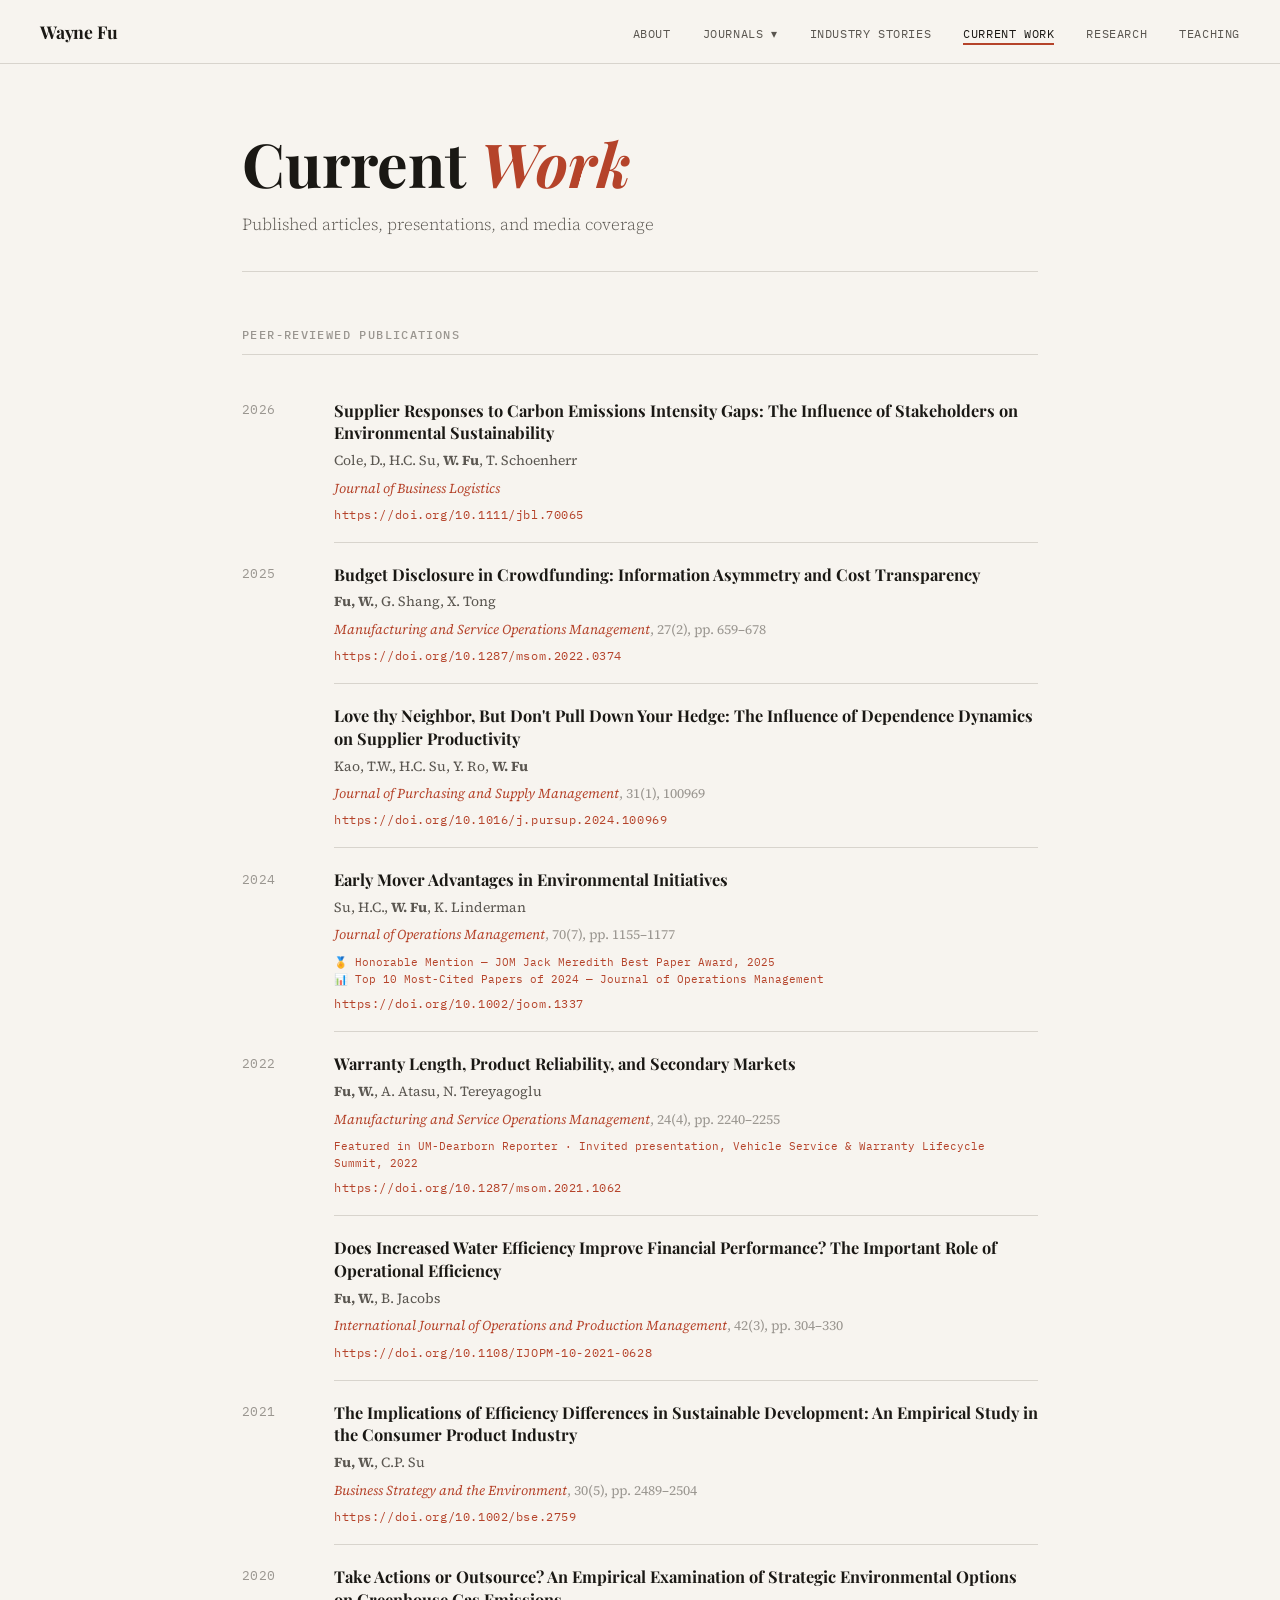
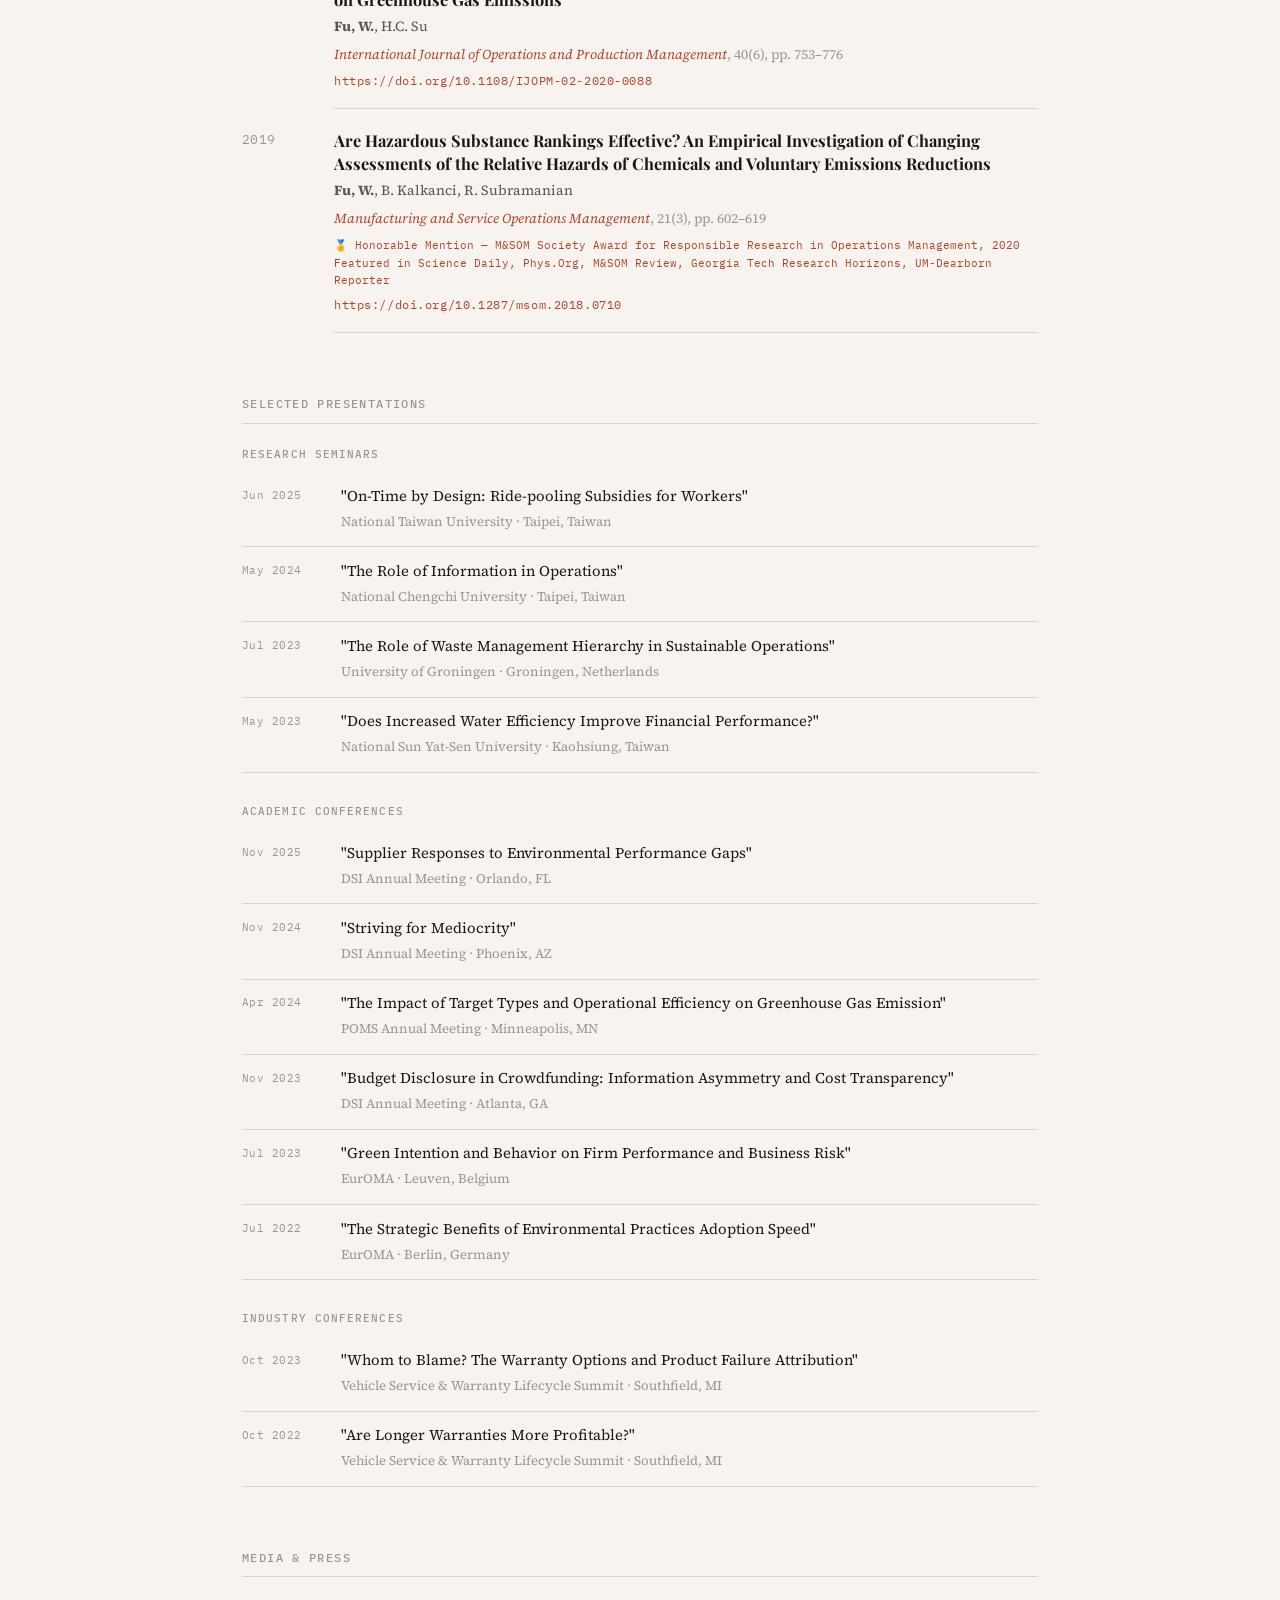
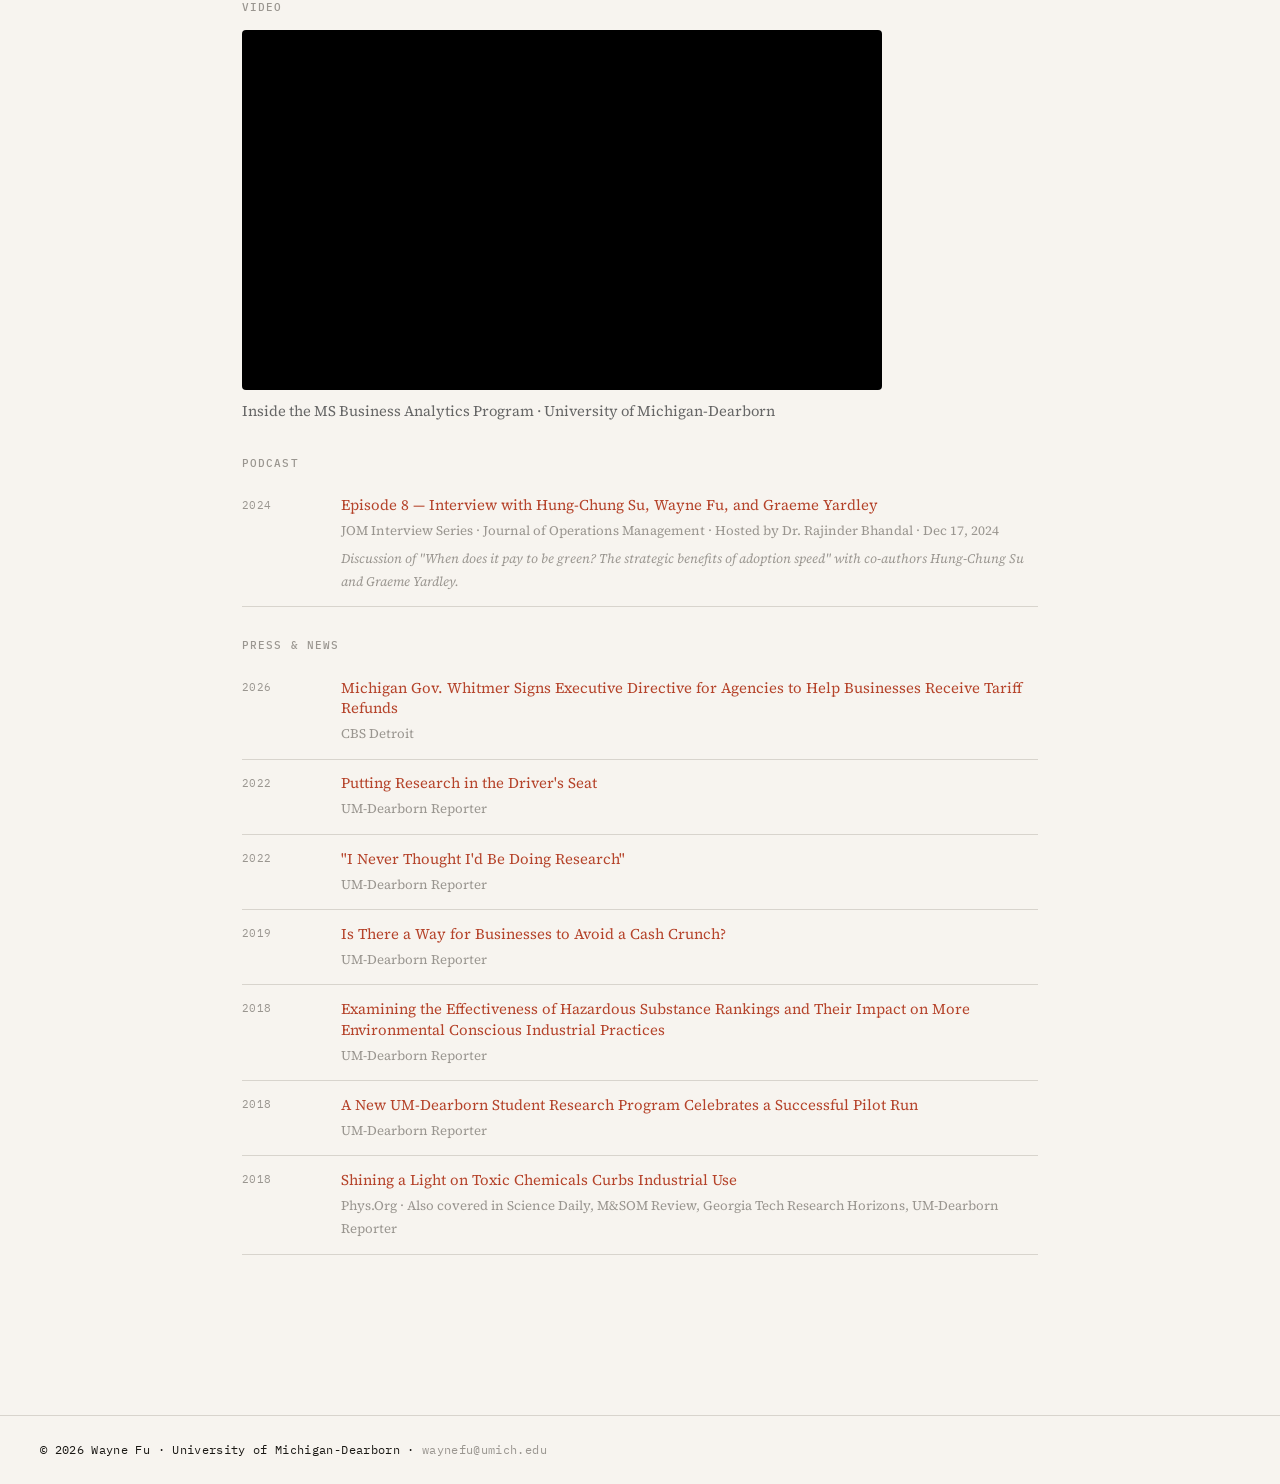
<file: work.html>
<!DOCTYPE html>
<html lang="en">
<head>
  <meta charset="UTF-8" />
  <meta name="viewport" content="width=device-width, initial-scale=1.0"/>
  <title>Current Work — Wayne Fu</title>
  <link rel="preconnect" href="https://fonts.googleapis.com">
  <link href="https://fonts.googleapis.com/css2?family=Playfair+Display:ital,wght@0,400;0,700;1,400&family=IBM+Plex+Mono:wght@400;500&family=Source+Serif+4:wght@300;400;600&display=swap" rel="stylesheet">
  <link rel="stylesheet" href="style.css">
</head>
<body>

  <nav class="nav">
    <div class="nav-name"><a href="index.html">Wayne Fu</a></div>
    <ul class="nav-links">
      <li><a href="index.html">About</a></li>
      <li class="nav-dropdown">
        <span class="nav-dropdown-label">Journals ▾</span>
        <ul class="dropdown-menu">
          <li><a href="journal.html">Aftermarket Dynamics</a></li>
          <li><a href="journal2.html">Chemical Use</a></li>
        </ul>
      </li>
      <li><a href="industry.html">Industry Stories</a></li>
      <li><a href="work.html" class="active">Current Work</a></li>
      <li><a href="research.html">Research</a></li>
      <li><a href="teaching.html">Teaching</a></li>
    </ul>
    <button class="nav-toggle" onclick="toggleNav()">☰</button>
  </nav>

  <main class="page-inner">

    <div class="page-header">
      <h1>Current <em>Work</em></h1>
      <p class="page-subtitle">Published articles, presentations, and media coverage</p>
    </div>

    <!-- RESEARCH IN PROGRESS (hidden 2026-04-22; content saved in research-in-progress-hidden.md)
    <section class="work-section">
      <h2 class="section-heading">Research in Progress</h2>

      <div class="project-card active-project">
        <div class="project-status">In Progress</div>
        <h3>Whom to Blame? The Warranty Options and Product Failure Attribution</h3>
        <p class="project-collab">Wayne Fu</p>
        <p>Examines how warranty design choices interact with product failure attribution, building on prior work connecting warranty length, reliability, and secondary markets.</p>
        <div class="project-links">
          <a href="#">Presented at 2023 Vehicle Service &amp; Warranty Lifecycle Summit →</a>
        </div>
      </div>

      <div class="project-card active-project">
        <div class="project-status">In Progress</div>
        <h3>The Implications of Green Intention and Behavior</h3>
        <p class="project-collab">C.P. Su, Wayne Fu</p>
        <p>Investigates the gap between firms' stated environmental intentions and actual operational behavior, and the downstream effects on performance and business risk.</p>
      </div>

      <div class="project-card active-project">
        <div class="project-status">In Progress</div>
        <h3>On-Time by Design: Ride-pooling Subsidies for Workers</h3>
        <p class="project-collab">W.M. Yeo, Wayne Fu</p>
        <p>Explores the operational and policy design of ride-pooling subsidy programs aimed at improving worker punctuality and commute reliability.</p>
        <div class="project-links">
          <a href="#">Presented at National Taiwan University, June 2025 →</a>
        </div>
      </div>
    </section>
    -->

    <!-- UNDER REVIEW (hidden 2026-04-22; content saved in research-in-progress-hidden.md)
    <section class="work-section">
      <h2 class="section-heading">Manuscripts Under Review</h2>

      <div class="project-card">
        <div class="project-status under-review">Under Review</div>
        <h3>Striving for Mediocrity: Evaluating Buyer and Competitor Pressure on Supplier Responses to Relative Environmental Performance</h3>
        <p class="project-collab">D. Cole, H.C. Su, Wayne Fu, T. Schoenherr</p>
        <p class="pub-venue">Under 2nd round review — <em>Journal of Business Logistics</em></p>
      </div>

      <div class="project-card">
        <div class="project-status under-review">Under Review</div>
        <h3>Setting the Bar for Green: An Empirical Analysis of Emission Target Efficacy</h3>
        <p class="project-collab">K. Hsu, Wayne Fu, H.C. Su</p>
        <p class="pub-venue">Under review — <em>International Journal of Operations and Production Management</em></p>
      </div>

      <div class="project-card">
        <div class="project-status under-review">Under Review</div>
        <h3>The Influence of Voluntary Environmental Disclosure on the Environmental Impact of Waste Reduction Activities</h3>
        <p class="project-collab">D. Cole, Wayne Fu, H.C. Su</p>
        <p class="pub-venue">Under review — <em>Decision Science</em></p>
      </div>

      <div class="project-card">
        <div class="project-status under-review">Under Review</div>
        <h3>Strategic Buyer-Supplier Relationship Dissolution: Application through the Lens of the Actor-Partner Interdependence Model</h3>
        <p class="project-collab">Y.S. Chen, S. Shen, Wayne Fu</p>
        <p class="pub-venue">Under review — <em>Journal of Business Logistics</em></p>
      </div>
    </section>
    -->

    <!-- PUBLICATIONS -->
    <section class="work-section">
      <h2 class="section-heading">Peer-Reviewed Publications</h2>

      <div class="pub-year-group">
        <span class="pub-year">2026</span>
        <div class="pub-list">

          <div class="pub-entry">
            <p class="pub-title">Supplier Responses to Carbon Emissions Intensity Gaps: The Influence of Stakeholders on Environmental Sustainability</p>
            <p class="pub-meta">Cole, D., H.C. Su, <strong>W. Fu</strong>, T. Schoenherr</p>
            <p class="pub-venue"><em>Journal of Business Logistics</em></p>
            <div class="pub-links">
              <a href="https://doi.org/10.1111/jbl.70065" target="_blank">https://doi.org/10.1111/jbl.70065</a>
            </div>
          </div>

        </div>
      </div>

      <div class="pub-year-group">
        <span class="pub-year">2025</span>
        <div class="pub-list">

          <div class="pub-entry">
            <p class="pub-title">Budget Disclosure in Crowdfunding: Information Asymmetry and Cost Transparency</p>
            <p class="pub-meta"><strong>Fu, W.</strong>, G. Shang, X. Tong</p>
            <p class="pub-venue"><em>Manufacturing and Service Operations Management</em>, 27(2), pp. 659–678</p>
            <div class="pub-links">
              <a href="https://doi.org/10.1287/msom.2022.0374" target="_blank">https://doi.org/10.1287/msom.2022.0374</a>
            </div>
          </div>

          <div class="pub-entry">
            <p class="pub-title">Love thy Neighbor, But Don't Pull Down Your Hedge: The Influence of Dependence Dynamics on Supplier Productivity</p>
            <p class="pub-meta">Kao, T.W., H.C. Su, Y. Ro, <strong>W. Fu</strong></p>
            <p class="pub-venue"><em>Journal of Purchasing and Supply Management</em>, 31(1), 100969</p>
            <div class="pub-links">
              <a href="https://doi.org/10.1016/j.pursup.2024.100969" target="_blank">https://doi.org/10.1016/j.pursup.2024.100969</a>
            </div>
          </div>

        </div>
      </div>

      <div class="pub-year-group">
        <span class="pub-year">2024</span>
        <div class="pub-list">

          <div class="pub-entry">
            <p class="pub-title">Early Mover Advantages in Environmental Initiatives</p>
            <p class="pub-meta">Su, H.C., <strong>W. Fu</strong>, K. Linderman</p>
            <p class="pub-venue"><em>Journal of Operations Management</em>, 70(7), pp. 1155–1177</p>
            <div class="pub-award">🏅 Honorable Mention — JOM Jack Meredith Best Paper Award, 2025<br>📊 Top 10 Most-Cited Papers of 2024 — Journal of Operations Management</div>
            <div class="pub-links">
              <a href="https://doi.org/10.1002/joom.1337" target="_blank">https://doi.org/10.1002/joom.1337</a>
            </div>
          </div>

        </div>
      </div>

      <div class="pub-year-group">
        <span class="pub-year">2022</span>
        <div class="pub-list">

          <div class="pub-entry">
            <p class="pub-title">Warranty Length, Product Reliability, and Secondary Markets</p>
            <p class="pub-meta"><strong>Fu, W.</strong>, A. Atasu, N. Tereyagoglu</p>
            <p class="pub-venue"><em>Manufacturing and Service Operations Management</em>, 24(4), pp. 2240–2255</p>
            <div class="pub-award">Featured in UM-Dearborn Reporter · Invited presentation, Vehicle Service &amp; Warranty Lifecycle Summit, 2022</div>
            <div class="pub-links">
              <a href="https://doi.org/10.1287/msom.2021.1062" target="_blank">https://doi.org/10.1287/msom.2021.1062</a>
            </div>
          </div>

          <div class="pub-entry">
            <p class="pub-title">Does Increased Water Efficiency Improve Financial Performance? The Important Role of Operational Efficiency</p>
            <p class="pub-meta"><strong>Fu, W.</strong>, B. Jacobs</p>
            <p class="pub-venue"><em>International Journal of Operations and Production Management</em>, 42(3), pp. 304–330</p>
            <div class="pub-links">
              <a href="https://doi.org/10.1108/IJOPM-10-2021-0628" target="_blank">https://doi.org/10.1108/IJOPM-10-2021-0628</a>
            </div>
          </div>

        </div>
      </div>

      <div class="pub-year-group">
        <span class="pub-year">2021</span>
        <div class="pub-list">

          <div class="pub-entry">
            <p class="pub-title">The Implications of Efficiency Differences in Sustainable Development: An Empirical Study in the Consumer Product Industry</p>
            <p class="pub-meta"><strong>Fu, W.</strong>, C.P. Su</p>
            <p class="pub-venue"><em>Business Strategy and the Environment</em>, 30(5), pp. 2489–2504</p>
            <div class="pub-links">
              <a href="https://doi.org/10.1002/bse.2759" target="_blank">https://doi.org/10.1002/bse.2759</a>
            </div>
          </div>

        </div>
      </div>

      <div class="pub-year-group">
        <span class="pub-year">2020</span>
        <div class="pub-list">

          <div class="pub-entry">
            <p class="pub-title">Take Actions or Outsource? An Empirical Examination of Strategic Environmental Options on Greenhouse Gas Emissions</p>
            <p class="pub-meta"><strong>Fu, W.</strong>, H.C. Su</p>
            <p class="pub-venue"><em>International Journal of Operations and Production Management</em>, 40(6), pp. 753–776</p>
            <div class="pub-links">
              <a href="https://doi.org/10.1108/IJOPM-02-2020-0088" target="_blank">https://doi.org/10.1108/IJOPM-02-2020-0088</a>
            </div>
          </div>

        </div>
      </div>

      <div class="pub-year-group">
        <span class="pub-year">2019</span>
        <div class="pub-list">

          <div class="pub-entry">
            <p class="pub-title">Are Hazardous Substance Rankings Effective? An Empirical Investigation of Changing Assessments of the Relative Hazards of Chemicals and Voluntary Emissions Reductions</p>
            <p class="pub-meta"><strong>Fu, W.</strong>, B. Kalkanci, R. Subramanian</p>
            <p class="pub-venue"><em>Manufacturing and Service Operations Management</em>, 21(3), pp. 602–619</p>
            <div class="pub-award">🏅 Honorable Mention — M&SOM Society Award for Responsible Research in Operations Management, 2020<br>Featured in Science Daily, Phys.Org, M&SOM Review, Georgia Tech Research Horizons, UM-Dearborn Reporter</div>
            <div class="pub-links">
              <a href="https://doi.org/10.1287/msom.2018.0710" target="_blank">https://doi.org/10.1287/msom.2018.0710</a>
            </div>
          </div>

        </div>
      </div>

    </section>

    <!-- PRESENTATIONS -->
    <section class="work-section">
      <h2 class="section-heading">Selected Presentations</h2>

      <div class="talks-group">
        <h3 class="talks-subhead">Research Seminars</h3>
        <div class="talk-list">
          <div class="talk-entry">
            <span class="talk-date">Jun 2025</span>
            <div class="talk-info">
              <p class="talk-title">"On-Time by Design: Ride-pooling Subsidies for Workers"</p>
              <p class="talk-venue">National Taiwan University · Taipei, Taiwan</p>
            </div>
          </div>
          <div class="talk-entry">
            <span class="talk-date">May 2024</span>
            <div class="talk-info">
              <p class="talk-title">"The Role of Information in Operations"</p>
              <p class="talk-venue">National Chengchi University · Taipei, Taiwan</p>
            </div>
          </div>
          <div class="talk-entry">
            <span class="talk-date">Jul 2023</span>
            <div class="talk-info">
              <p class="talk-title">"The Role of Waste Management Hierarchy in Sustainable Operations"</p>
              <p class="talk-venue">University of Groningen · Groningen, Netherlands</p>
            </div>
          </div>
          <div class="talk-entry">
            <span class="talk-date">May 2023</span>
            <div class="talk-info">
              <p class="talk-title">"Does Increased Water Efficiency Improve Financial Performance?"</p>
              <p class="talk-venue">National Sun Yat-Sen University · Kaohsiung, Taiwan</p>
            </div>
          </div>
        </div>
      </div>

      <div class="talks-group">
        <h3 class="talks-subhead">Academic Conferences</h3>
        <div class="talk-list">
          <div class="talk-entry">
            <span class="talk-date">Nov 2025</span>
            <div class="talk-info">
              <p class="talk-title">"Supplier Responses to Environmental Performance Gaps"</p>
              <p class="talk-venue">DSI Annual Meeting · Orlando, FL</p>
            </div>
          </div>
          <div class="talk-entry">
            <span class="talk-date">Nov 2024</span>
            <div class="talk-info">
              <p class="talk-title">"Striving for Mediocrity"</p>
              <p class="talk-venue">DSI Annual Meeting · Phoenix, AZ</p>
            </div>
          </div>
          <div class="talk-entry">
            <span class="talk-date">Apr 2024</span>
            <div class="talk-info">
              <p class="talk-title">"The Impact of Target Types and Operational Efficiency on Greenhouse Gas Emission"</p>
              <p class="talk-venue">POMS Annual Meeting · Minneapolis, MN</p>
            </div>
          </div>
          <div class="talk-entry">
            <span class="talk-date">Nov 2023</span>
            <div class="talk-info">
              <p class="talk-title">"Budget Disclosure in Crowdfunding: Information Asymmetry and Cost Transparency"</p>
              <p class="talk-venue">DSI Annual Meeting · Atlanta, GA</p>
            </div>
          </div>
          <div class="talk-entry">
            <span class="talk-date">Jul 2023</span>
            <div class="talk-info">
              <p class="talk-title">"Green Intention and Behavior on Firm Performance and Business Risk"</p>
              <p class="talk-venue">EurOMA · Leuven, Belgium</p>
            </div>
          </div>
          <div class="talk-entry">
            <span class="talk-date">Jul 2022</span>
            <div class="talk-info">
              <p class="talk-title">"The Strategic Benefits of Environmental Practices Adoption Speed"</p>
              <p class="talk-venue">EurOMA · Berlin, Germany</p>
            </div>
          </div>
        </div>
      </div>

      <div class="talks-group">
        <h3 class="talks-subhead">Industry Conferences</h3>
        <div class="talk-list">
          <div class="talk-entry">
            <span class="talk-date">Oct 2023</span>
            <div class="talk-info">
              <p class="talk-title">"Whom to Blame? The Warranty Options and Product Failure Attribution"</p>
              <p class="talk-venue">Vehicle Service &amp; Warranty Lifecycle Summit · Southfield, MI</p>
            </div>
          </div>
          <div class="talk-entry">
            <span class="talk-date">Oct 2022</span>
            <div class="talk-info">
              <p class="talk-title">"Are Longer Warranties More Profitable?"</p>
              <p class="talk-venue">Vehicle Service &amp; Warranty Lifecycle Summit · Southfield, MI</p>
            </div>
          </div>
        </div>
      </div>

    </section>

    <!-- MEDIA COVERAGE -->
    <section class="work-section">
      <h2 class="section-heading">Media &amp; Press</h2>

      <div class="talks-group" style="margin-bottom:2rem;">
        <h3 class="talks-subhead">Video</h3>
        <div style="max-width:640px;margin-top:1rem;">
          <div style="position:relative;padding-top:56.25%;background:#000;border-radius:4px;overflow:hidden;">
            <iframe
              src="https://www.youtube.com/embed/ZFOzx8UZKho"
              title="Inside the MS Business Analytics Program"
              allow="accelerometer; autoplay; clipboard-write; encrypted-media; gyroscope; picture-in-picture"
              allowfullscreen
              style="position:absolute;inset:0;width:100%;height:100%;border:none;">
            </iframe>
          </div>
          <p style="margin-top:0.6rem;font-size:0.92rem;color:var(--text-muted,#666);">Inside the MS Business Analytics Program · University of Michigan-Dearborn</p>
        </div>
      </div>

      <div class="talks-group">
        <h3 class="talks-subhead">Podcast</h3>
        <div class="talk-list">

          <div class="talk-entry">
            <span class="talk-date">2024</span>
            <div class="talk-info">
              <p class="talk-title"><a href="https://elliotbendoly.podbean.com/e/episode-8-interview-with-hung-chung-su-wayne-fu-and-graeme-yardley-rajinder-bhandal/" target="_blank">Episode 8 — Interview with Hung-Chung Su, Wayne Fu, and Graeme Yardley</a></p>
              <p class="talk-venue">JOM Interview Series · Journal of Operations Management · Hosted by Dr. Rajinder Bhandal · Dec 17, 2024</p>
              <p class="talk-venue" style="margin-top:0.3rem;font-style:italic;">Discussion of "When does it pay to be green? The strategic benefits of adoption speed" with co-authors Hung-Chung Su and Graeme Yardley.</p>
            </div>
          </div>

        </div>
      </div>

      <div class="talks-group" style="margin-top:2rem;">
        <h3 class="talks-subhead">Press &amp; News</h3>
        <div class="talk-list">

          <div class="talk-entry">
            <span class="talk-date">2026</span>
            <div class="talk-info">
              <p class="talk-title"><a href="https://www.cbsnews.com/detroit/news/michigan-whitmer-executive-directive-business-tariff-refunds/" target="_blank">Michigan Gov. Whitmer Signs Executive Directive for Agencies to Help Businesses Receive Tariff Refunds</a></p>
              <p class="talk-venue">CBS Detroit</p>
            </div>
          </div>

          <div class="talk-entry">
            <span class="talk-date">2022</span>
            <div class="talk-info">
              <p class="talk-title"><a href="https://umdearborn.edu/news/all-news/articles/putting-research-drivers-seat" target="_blank">Putting Research in the Driver's Seat</a></p>
              <p class="talk-venue">UM-Dearborn Reporter</p>
            </div>
          </div>

          <div class="talk-entry">
            <span class="talk-date">2022</span>
            <div class="talk-info">
              <p class="talk-title"><a href="https://umdearborn.edu/news/i-never-thought-id-be-doing-research" target="_blank">"I Never Thought I'd Be Doing Research"</a></p>
              <p class="talk-venue">UM-Dearborn Reporter</p>
            </div>
          </div>

          <div class="talk-entry">
            <span class="talk-date">2019</span>
            <div class="talk-info">
              <p class="talk-title"><a href="https://umdearborn.edu/news/there-way-businesses-avoid-cash-crunch" target="_blank">Is There a Way for Businesses to Avoid a Cash Crunch?</a></p>
              <p class="talk-venue">UM-Dearborn Reporter</p>
            </div>
          </div>

          <div class="talk-entry">
            <span class="talk-date">2018</span>
            <div class="talk-info">
              <p class="talk-title"><a href="https://umdearborn.edu/news/all-news/articles/examining-effectiveness-hazardous-substance-rankings-and-their-impact-more-environmental" target="_blank">Examining the Effectiveness of Hazardous Substance Rankings and Their Impact on More Environmental Conscious Industrial Practices</a></p>
              <p class="talk-venue">UM-Dearborn Reporter</p>
            </div>
          </div>

                    <div class="talk-entry">
            <span class="talk-date">2018</span>
            <div class="talk-info">
              <p class="talk-title"><a href="https://umdearborn.edu/news/new-um-dearborn-student-research-program-celebrates-successful-pilot-run" target="_blank">A New UM-Dearborn Student Research Program Celebrates a Successful Pilot Run</a></p>
              <p class="talk-venue">UM-Dearborn Reporter</p>
            </div>
          </div>

          <div class="talk-entry">
            <span class="talk-date">2018</span>
            <div class="talk-info">
              <p class="talk-title"><a href="https://phys.org/news/2018-05-toxic-chemicals-curbs-industrial.html" target="_blank">Shining a Light on Toxic Chemicals Curbs Industrial Use</a></p>
              <p class="talk-venue">Phys.Org · Also covered in Science Daily, M&amp;SOM Review, Georgia Tech Research Horizons, UM-Dearborn Reporter</p>
            </div>
          </div>

        </div>
      </div>

    </section>

  </main>

  <footer class="footer">
    <p>© 2026 Wayne Fu · University of Michigan-Dearborn · <a href="mailto:waynefu@umich.edu">waynefu@umich.edu</a></p>
  </footer>

  <script src="nav.js"></script>
</body>
</html>
</file>
<file: style.css>
/* ============================================
   WAYNE FU PORTFOLIO — STYLESHEET
   ============================================ */

:root {
  --ink: #1a1814;
  --ink-light: #5a5650;
  --ink-faint: #9a9690;
  --paper: #f7f4ef;
  --paper-warm: #ede9e2;
  --accent: #b5432a;
  --accent-light: #e8c9c2;
  --border: #d8d4cd;
  --mono: 'IBM Plex Mono', monospace;
  --serif: 'Source Serif 4', Georgia, serif;
  --display: 'Playfair Display', 'Times New Roman', serif;
  --nav-h: 64px;
}

*, *::before, *::after { box-sizing: border-box; margin: 0; padding: 0; }
html { font-size: 16px; scroll-behavior: smooth; }

body {
  font-family: var(--serif);
  background: var(--paper);
  color: var(--ink);
  min-height: 100vh;
  display: flex;
  flex-direction: column;
}

/* ---- TYPOGRAPHY ---- */
h1, h2, h3 { font-family: var(--display); font-weight: 700; line-height: 1.15; }
h1 { font-size: clamp(2.2rem, 5vw, 3.8rem); }
h2 { font-size: clamp(1.4rem, 3vw, 2rem); }
h3 { font-size: 1.15rem; }
p { line-height: 1.75; color: var(--ink); }
a { color: var(--accent); text-decoration: none; transition: opacity 0.2s; }
a:hover { opacity: 0.7; }
em { font-style: italic; color: var(--accent); }
ul { list-style: none; }

/* ---- NAV ---- */
.nav {
  position: sticky; top: 0; z-index: 100;
  height: var(--nav-h);
  background: var(--paper);
  border-bottom: 1px solid var(--border);
  display: flex; align-items: center;
  justify-content: space-between;
  padding: 0 2.5rem; gap: 2rem;
}

.nav-name a {
  font-family: var(--display);
  font-size: 1.1rem; color: var(--ink);
  font-weight: 700; letter-spacing: -0.01em;
}

.nav-links { display: flex; gap: 2rem; align-items: center; }
.nav-links > li { position: relative; }

.nav-links a, .nav-dropdown-label {
  font-family: var(--mono);
  font-size: 0.75rem; letter-spacing: 0.05em;
  color: var(--ink-light); text-transform: uppercase;
  padding-bottom: 2px;
  border-bottom: 2px solid transparent;
  transition: color 0.2s, border-color 0.2s;
  cursor: pointer; user-select: none;
}

.nav-links a:hover, .nav-links a.active, .nav-dropdown-label.active {
  color: var(--ink); border-bottom-color: var(--accent); opacity: 1;
}

/* Dropdown */
.nav-dropdown { position: relative; }

.dropdown-menu {
  display: none; position: absolute;
  top: calc(100% + 18px); right: 0;
  background: var(--paper); border: 1px solid var(--border);
  min-width: 210px; box-shadow: 0 4px 16px rgba(0,0,0,0.08);
  z-index: 200; flex-direction: column;
}

.dropdown-menu.open { display: flex; }

.dropdown-menu li a {
  display: block; padding: 0.75rem 1.25rem;
  font-family: var(--mono); font-size: 0.72rem;
  letter-spacing: 0.05em; text-transform: uppercase;
  color: var(--ink-light); transition: background 0.15s;
}
.dropdown-menu li:not(:last-child) a { border-bottom: 1px solid var(--border); }
.dropdown-menu li a:hover, .dropdown-menu li a.active {
  background: var(--paper-warm); color: var(--ink); opacity: 1;
}

.nav-toggle {
  display: none; background: none; border: none;
  font-size: 1.4rem; cursor: pointer; color: var(--ink);
}

/* ---- FOOTER ---- */
.footer {
  margin-top: auto; border-top: 1px solid var(--border);
  padding: 1.5rem 2.5rem;
  font-family: var(--mono); font-size: 0.72rem;
  color: var(--ink-faint); letter-spacing: 0.03em;
}
.footer a { color: var(--ink-faint); }
.footer a:hover { color: var(--accent); opacity: 1; }

/* ---- PAGE LAYOUTS ---- */
main { flex: 1; }

.page-inner { max-width: 860px; margin: 0 auto; padding: 4rem 2rem 6rem; }

.page-header {
  margin-bottom: 3.5rem; padding-bottom: 2rem;
  border-bottom: 1px solid var(--border);
}

.page-label {
  font-family: var(--mono); font-size: 0.72rem;
  letter-spacing: 0.12em; text-transform: uppercase;
  color: var(--accent); display: block; margin-bottom: 0.75rem;
}

.page-subtitle {
  margin-top: 0.75rem; font-size: 1.05rem;
  color: var(--ink-light); font-weight: 300;
}

/* ---- ABOUT / HERO ---- */
.page-about { max-width: 1100px; margin: 0 auto; padding: 0 2rem; }

.hero {
  display: grid; grid-template-columns: 1fr 338px;
  gap: 4rem; align-items: end;
  padding: 5rem 0 4rem;
  border-bottom: 1px solid var(--border);
}

.hero-label {
  font-family: var(--mono); font-size: 0.72rem;
  letter-spacing: 0.12em; text-transform: uppercase;
  color: var(--accent); display: block; margin-bottom: 1.25rem;
}

.hero-name {
  font-size: clamp(3rem, 7vw, 5.5rem);
  line-height: 1.0; letter-spacing: -0.02em; margin-bottom: 1.25rem;
}

.hero-title {
  font-family: var(--mono); font-size: 0.78rem;
  color: var(--ink-light); letter-spacing: 0.03em; line-height: 1.8;
}

/* ---- ABOUT BODY ---- */
.about-body {
  display: grid; grid-template-columns: 1fr 240px;
  gap: 5rem; padding: 4rem 0 3rem;
}

.about-bio h2 { font-size: 1.6rem; margin-bottom: 1.25rem; }
.about-bio p { margin-bottom: 1.25rem; font-size: 1.05rem; }

.info-block { margin-bottom: 2.25rem; }

.info-block h3 {
  font-family: var(--mono); font-size: 0.68rem;
  letter-spacing: 0.12em; text-transform: uppercase;
  color: var(--ink-faint); margin-bottom: 0.65rem; font-weight: 500;
}

.info-block li {
  font-size: 0.88rem; color: var(--ink-light);
  margin-bottom: 0.3rem; line-height: 1.6;
}

.info-block a { color: var(--ink-light); }
.info-block a:hover { color: var(--accent); opacity: 1; }

/* ---- INDUSTRY STORIES PAGE ---- */
.story-intro {
  max-width: 700px; margin-bottom: 4rem;
  padding-bottom: 3rem; border-bottom: 1px solid var(--border);
}
.story-intro p {
  font-size: 1.05rem; margin-bottom: 1.1rem; color: var(--ink-light);
}

.story-clients {
  max-width: 820px;
  margin-bottom: 4.5rem;
  padding: 2.5rem 2rem;
  background: var(--paper-warm);
  border: 1px solid var(--border);
  border-radius: 4px;
  text-align: center;
}
.story-clients-label {
  font-family: var(--mono);
  font-size: 0.72rem;
  letter-spacing: 0.12em;
  text-transform: uppercase;
  color: var(--ink-faint);
  margin-bottom: 1.5rem;
}
.story-clients-img-wrap {
  margin-bottom: 1.4rem;
}
.story-clients-img {
  max-width: 100%;
  height: auto;
  border-radius: 3px;
  box-shadow: 0 2px 12px rgba(0,0,0,0.08);
}
.story-clients-caption {
  font-size: 0.92rem;
  color: var(--ink-light);
  line-height: 1.65;
  max-width: 620px;
  margin: 0 auto;
}

.story-chapter {
  margin-bottom: 5rem; padding-bottom: 4rem;
  border-bottom: 2px solid var(--border);
}

.story-company-header {
  display: flex; align-items: flex-start; gap: 2.5rem;
  margin-bottom: 3rem; padding-bottom: 2.5rem;
  border-bottom: 1px solid var(--border);
}

.story-logo-wrap {
  flex-shrink: 0; width: 100px; height: 100px;
  display: flex; align-items: center; justify-content: center;
  background: var(--paper-warm); border: 1px solid var(--border);
  border-radius: 4px; padding: 0.75rem;
}

.story-logo { width: 100%; height: 100%; object-fit: contain; }
.story-logo--wide { object-fit: contain; }

.story-company-meta { flex: 1; }

.story-company-name {
  font-size: clamp(1.6rem, 3vw, 2.2rem);
  margin-bottom: 0.35rem; line-height: 1.1;
}

.story-company-sub {
  font-family: var(--mono); font-size: 0.75rem;
  color: var(--ink-faint); letter-spacing: 0.05em;
  margin-bottom: 0.85rem;
}

.story-role-badge {
  display: inline-block; font-family: var(--mono);
  font-size: 0.7rem; letter-spacing: 0.08em; text-transform: uppercase;
  color: var(--accent); border: 1px solid var(--accent-light);
  padding: 0.3rem 0.75rem; border-radius: 2px;
}

.story-body { max-width: 720px; }

.story-section-head {
  font-family: var(--mono); font-size: 0.7rem;
  letter-spacing: 0.12em; text-transform: uppercase;
  color: var(--ink-faint); margin: 2.5rem 0 0.85rem;
  font-weight: 500; padding-bottom: 0.5rem;
  border-bottom: 1px solid var(--border);
}

.story-body p {
  font-size: 1.02rem; line-height: 1.82;
  margin-bottom: 1.2rem; color: var(--ink);
}

.story-pullquote {
  margin: 2.5rem 0 2.5rem 0;
  padding: 1.5rem 2rem;
  border-left: 3px solid var(--accent);
  background: var(--paper-warm);
  font-family: var(--display); font-style: italic;
  font-size: 1.2rem; line-height: 1.55;
  color: var(--ink); quotes: none;
}

.story-honors { margin: 2rem 0 1.5rem; }

.story-honor-badge {
  display: inline-flex; align-items: center; gap: 0.5rem;
  font-family: var(--mono); font-size: 0.72rem;
  letter-spacing: 0.06em; padding: 0.45rem 0.9rem;
  background: var(--paper-warm); border: 1px solid var(--border);
  color: var(--ink-light); border-radius: 2px;
}

.story-domain-row {
  display: flex; gap: 0.45rem; flex-wrap: wrap;
  margin-top: 1.5rem;
}

/* Book reference block */
.story-book-ref {
  display: flex; gap: 1.5rem; align-items: flex-start;
  margin: 1.75rem 0; padding: 1.25rem 1.5rem;
  background: var(--paper-warm); border: 1px solid var(--border);
  border-left: 3px solid var(--accent);
}
.story-book-cover-link { flex-shrink: 0; }
.story-book-cover {
  width: 90px; height: auto; display: block;
  border: 1px solid var(--border); box-shadow: 2px 3px 8px rgba(0,0,0,0.12);
}
.story-book-meta { flex: 1; }
.story-book-title { font-size: 1rem; font-weight: 600; margin: 0 0 0.25rem; }
.story-book-author { font-family: var(--mono); font-size: 0.75rem; color: var(--ink-light); margin: 0 0 0.6rem; }
.story-book-note { font-size: 0.9rem; color: var(--ink-mid); margin: 0; line-height: 1.6; }

.story-domain {
  font-family: var(--mono); font-size: 0.65rem;
  letter-spacing: 0.06em; padding: 0.25rem 0.6rem;
  border: 1px solid var(--border);
  background: var(--paper); color: var(--ink-faint);
  border-radius: 2px;
}

.story-bridge {
  padding: 3rem 0 4rem;
  max-width: 720px;
}

.story-bridge h2 {
  font-size: clamp(1.3rem, 2.5vw, 1.75rem);
  margin-bottom: 1.5rem;
}

.story-bridge p {
  font-size: 1.02rem; line-height: 1.82;
  margin-bottom: 1.2rem; color: var(--ink-light);
}

@media (max-width: 700px) {
  .story-company-header { flex-direction: column; gap: 1.5rem; }
  .story-logo-wrap { width: 80px; height: 80px; }
  .story-pullquote { font-size: 1.05rem; padding: 1.1rem 1.25rem; }
}

/* ---- HONORS STRIP ---- */
.honors-strip {
  display: grid; grid-template-columns: repeat(4, 1fr);
  gap: 0; border-top: 1px solid var(--border);
  border-bottom: 1px solid var(--border);
  margin-bottom: 4rem;
}

.honor-item {
  padding: 1.75rem 1.5rem;
  border-right: 1px solid var(--border);
}
.honor-item:last-child { border-right: none; }

.honor-year {
  display: block; font-family: var(--mono);
  font-size: 0.7rem; letter-spacing: 0.1em;
  color: var(--accent); margin-bottom: 0.5rem;
}

.honor-item p {
  font-size: 0.85rem; color: var(--ink-light); line-height: 1.5;
}

/* ---- RESEARCH PAGE ---- */
.research-intro { margin-bottom: 3rem; }
.lead { font-size: 1.1rem; color: var(--ink-light); line-height: 1.85; max-width: 700px; }

.research-areas { display: flex; flex-direction: column; margin-bottom: 4rem; }

.research-card {
  display: grid; grid-template-columns: 80px 1fr;
  gap: 2rem; padding: 2.5rem 0;
  border-bottom: 1px solid var(--border);
}
.research-card:first-child { border-top: 1px solid var(--border); }

.card-number {
  font-family: var(--display); font-size: 2.5rem;
  color: var(--accent-light); font-weight: 700;
  line-height: 1; padding-top: 0.2rem;
}

.card-content h2 { font-size: 1.25rem; margin-bottom: 0.75rem; }
.card-content p { font-size: 0.95rem; color: var(--ink-light); margin-bottom: 1rem; }

.card-tags { display: flex; gap: 0.5rem; flex-wrap: wrap; }
.card-tags span {
  font-family: var(--mono); font-size: 0.68rem;
  letter-spacing: 0.06em; padding: 0.25rem 0.6rem;
  background: var(--paper-warm); border: 1px solid var(--border);
  color: var(--ink-light); border-radius: 2px;
}

.research-collab {
  background: var(--paper-warm); border: 1px solid var(--border);
  padding: 2rem; border-radius: 2px;
}
.research-collab h2 { font-size: 1.2rem; margin-bottom: 0.75rem; }
.research-collab p { font-size: 0.95rem; }

/* ---- WORK PAGE ---- */
.work-section { margin-bottom: 4rem; }

.section-heading {
  font-family: var(--mono); font-size: 0.72rem;
  letter-spacing: 0.12em; text-transform: uppercase;
  color: var(--ink-faint); margin-bottom: 1.5rem;
  padding-bottom: 0.75rem; border-bottom: 1px solid var(--border);
  font-weight: 500;
}

.project-card { padding: 1.75rem 0; border-bottom: 1px solid var(--border); }

.project-status {
  display: inline-block; font-family: var(--mono);
  font-size: 0.65rem; letter-spacing: 0.1em; text-transform: uppercase;
  color: var(--accent); border: 1px solid var(--accent-light);
  padding: 0.2rem 0.5rem; margin-bottom: 0.75rem; border-radius: 2px;
}

.project-status.under-review { color: #6b7280; border-color: #d1d5db; }

.project-card h3 { font-size: 1.1rem; margin-bottom: 0.35rem; line-height: 1.35; }

.project-collab {
  font-size: 0.83rem; color: var(--ink-faint);
  font-family: var(--mono); margin-bottom: 0.65rem;
}

.project-links { margin-top: 0.75rem; display: flex; gap: 1.25rem; }
.project-links a { font-size: 0.83rem; font-family: var(--mono); }

/* Publications */
.pub-year-group {
  display: grid; grid-template-columns: 60px 1fr;
  gap: 2rem; margin-bottom: 0;
}

.pub-year {
  font-family: var(--mono); font-size: 0.82rem;
  color: var(--ink-faint); padding-top: 1.4rem;
  letter-spacing: 0.03em;
}

.pub-list { display: flex; flex-direction: column; }

.pub-entry {
  padding: 1.25rem 0; border-bottom: 1px solid var(--border);
}

.pub-title {
  font-family: var(--display); font-size: 1.02rem;
  font-weight: 700; margin-bottom: 0.3rem; line-height: 1.4;
}

.pub-meta { font-size: 0.87rem; color: var(--ink-light); margin-bottom: 0.2rem; }
.pub-venue { font-size: 0.85rem; color: var(--ink-faint); margin-bottom: 0.4rem; }

.pub-award {
  font-family: var(--mono); font-size: 0.68rem;
  color: var(--accent); margin: 0.35rem 0 0.5rem;
  line-height: 1.6;
}

.pub-links { display: flex; gap: 1rem; }
.pub-links a { font-family: var(--mono); font-size: 0.72rem; letter-spacing: 0.05em; }

/* Talks */
.talks-group { margin-bottom: 2rem; }

.talks-subhead {
  font-family: var(--mono); font-size: 0.68rem;
  letter-spacing: 0.1em; text-transform: uppercase;
  color: var(--ink-faint); margin-bottom: 0.75rem; font-weight: 500;
}

.talk-list { display: flex; flex-direction: column; }

.talk-entry {
  display: grid; grid-template-columns: 75px 1fr;
  gap: 1.5rem; align-items: start;
  padding: 0.85rem 0; border-bottom: 1px solid var(--border);
}

.talk-date {
  font-family: var(--mono); font-size: 0.7rem;
  color: var(--ink-faint); letter-spacing: 0.04em;
  padding-top: 0.15rem;
}

.talk-title { font-size: 0.93rem; margin-bottom: 0.2rem; line-height: 1.4; }
.talk-venue { font-size: 0.82rem; color: var(--ink-faint); }
.talk-link { font-family: var(--mono); font-size: 0.72rem; white-space: nowrap; }

/* ---- TEACHING PAGE ---- */
.teaching-photo-wrap {
  margin-bottom: 0.5rem;
  border: 1px solid var(--border);
  overflow: hidden;
}

.teaching-photo {
  width: 100%; max-height: 420px;
  object-fit: cover; object-position: center 30%;
  display: block;
}

.teaching-photo-caption {
  font-family: var(--mono); font-size: 0.7rem;
  letter-spacing: 0.06em; color: var(--ink-faint);
  padding: 0.6rem 1rem;
  border-top: 1px solid var(--border);
  background: var(--paper-warm);
}

.teaching-interests {
  display: flex; flex-wrap: wrap; gap: 0.6rem; margin-bottom: 1rem;
}

.interest-pill {
  font-family: var(--mono); font-size: 0.72rem;
  letter-spacing: 0.06em; padding: 0.4rem 0.9rem;
  background: var(--paper-warm); border: 1px solid var(--border);
  color: var(--ink-light); border-radius: 2px;
}

.course-card {
  padding: 1.75rem 0; border-bottom: 1px solid var(--border);
}
.course-card:first-of-type { border-top: 1px solid var(--border); }

.course-meta {
  display: flex; gap: 1rem; align-items: center;
  margin-bottom: 0.5rem; flex-wrap: wrap;
}

.course-code {
  font-family: var(--mono); font-size: 0.75rem;
  letter-spacing: 0.08em; color: var(--accent);
  font-weight: 500;
}

.course-inst {
  font-family: var(--mono); font-size: 0.7rem;
  color: var(--ink-faint); letter-spacing: 0.04em;
}

.course-card h3 { font-size: 1.1rem; margin-bottom: 0.5rem; }
.course-card p { font-size: 0.93rem; color: var(--ink-light); }

.service-grid {
  display: grid; grid-template-columns: 1fr 1fr;
  gap: 2.5rem 3rem;
}

.service-block h3 {
  font-family: var(--mono); font-size: 0.7rem;
  letter-spacing: 0.1em; text-transform: uppercase;
  color: var(--ink-faint); margin-bottom: 0.75rem; font-weight: 500;
}

.service-list { display: flex; flex-direction: column; gap: 0; }
.service-list li {
  font-size: 0.88rem; color: var(--ink-light);
  padding: 0.5rem 0; border-bottom: 1px solid var(--border);
  line-height: 1.5;
}

/* ---- JOURNAL PAGE ---- */
.journal-intro { margin-bottom: 2rem; }

.journal-filters {
  display: flex; gap: 0.5rem; align-items: center;
  flex-wrap: wrap; margin-bottom: 3rem;
  padding-bottom: 1.5rem; border-bottom: 1px solid var(--border);
}

.filter-label {
  font-family: var(--mono); font-size: 0.7rem;
  letter-spacing: 0.1em; text-transform: uppercase;
  color: var(--ink-faint); margin-right: 0.5rem;
}

.tag-btn {
  font-family: var(--mono); font-size: 0.7rem;
  letter-spacing: 0.06em; padding: 0.3rem 0.8rem;
  background: none; border: 1px solid var(--border);
  color: var(--ink-light); cursor: pointer;
  border-radius: 2px; transition: all 0.15s;
}
.tag-btn:hover, .tag-btn.active {
  background: var(--ink); color: var(--paper); border-color: var(--ink);
}

.journal-entries { display: flex; flex-direction: column; }

.journal-entry { padding: 3rem 0; border-bottom: 1px solid var(--border); }
.journal-entry:first-child { border-top: 1px solid var(--border); }

.entry-meta {
  display: flex; align-items: center; gap: 1rem;
  margin-bottom: 1rem; flex-wrap: wrap;
}

.entry-date {
  font-family: var(--mono); font-size: 0.72rem;
  color: var(--ink-faint); letter-spacing: 0.06em;
}

.entry-tags { display: flex; gap: 0.4rem; }
.entry-tags span {
  font-family: var(--mono); font-size: 0.62rem;
  letter-spacing: 0.06em; padding: 0.15rem 0.5rem;
  background: var(--accent-light); color: var(--accent); border-radius: 2px;
}

.entry-title { font-size: clamp(1.3rem, 3vw, 1.75rem); margin-bottom: 1.5rem; }

.entry-body p { margin-bottom: 1.1rem; font-size: 1rem; max-width: 680px; }
.entry-body h3 {
  font-family: var(--mono); font-size: 0.72rem;
  letter-spacing: 0.1em; text-transform: uppercase;
  color: var(--ink-faint); margin: 1.75rem 0 0.75rem; font-weight: 500;
}
.entry-body ul { list-style: none; padding-left: 0; max-width: 680px; }
.entry-body ul li {
  padding: 0.6rem 0 0.6rem 1.25rem;
  border-bottom: 1px solid var(--border);
  font-size: 0.93rem; position: relative; line-height: 1.6;
}
.entry-body ul li::before {
  content: '—'; position: absolute; left: 0;
  color: var(--accent); font-family: var(--mono);
}

/* ---- MOBILE ---- */
@media (max-width: 800px) {
  .honors-strip { grid-template-columns: 1fr 1fr; }
  .service-grid { grid-template-columns: 1fr; }
}

@media (max-width: 700px) {
  .nav { padding: 0 1.25rem; }
  .nav-links {
    display: none; flex-direction: column;
    position: absolute; top: var(--nav-h); left: 0; right: 0;
    background: var(--paper); border-bottom: 1px solid var(--border);
    padding: 1rem 1.5rem 1.5rem; gap: 1rem;
  }
  .nav-links.open { display: flex; }
  .nav-toggle { display: block; }
  .dropdown-menu {
    position: static; display: none;
    box-shadow: none; border: none;
    border-left: 2px solid var(--border);
    padding-left: 1rem; margin-top: 0.5rem;
  }
  .dropdown-menu.open { display: flex; }
  .nav-dropdown-label { display: inline-block; }
  .hero { grid-template-columns: 1fr; padding: 2.5rem 0; }
  .hero-photo { display: none; }
  .about-body { grid-template-columns: 1fr; gap: 2rem; }
  .honors-strip { grid-template-columns: 1fr; }
  .honor-item { border-right: none; border-bottom: 1px solid var(--border); }
  .pub-year-group { grid-template-columns: 1fr; gap: 0; }
  .pub-year { padding-top: 1.25rem; padding-bottom: 0.25rem; }
  .talk-entry { grid-template-columns: 1fr; }
  .talk-date { display: none; }
  .page-inner { padding: 2.5rem 1.25rem 4rem; }
  .page-about { padding: 0 1.25rem; }
  .research-card { grid-template-columns: 1fr; gap: 0.5rem; }
  .card-number { font-size: 1.5rem; }
}
</file>
